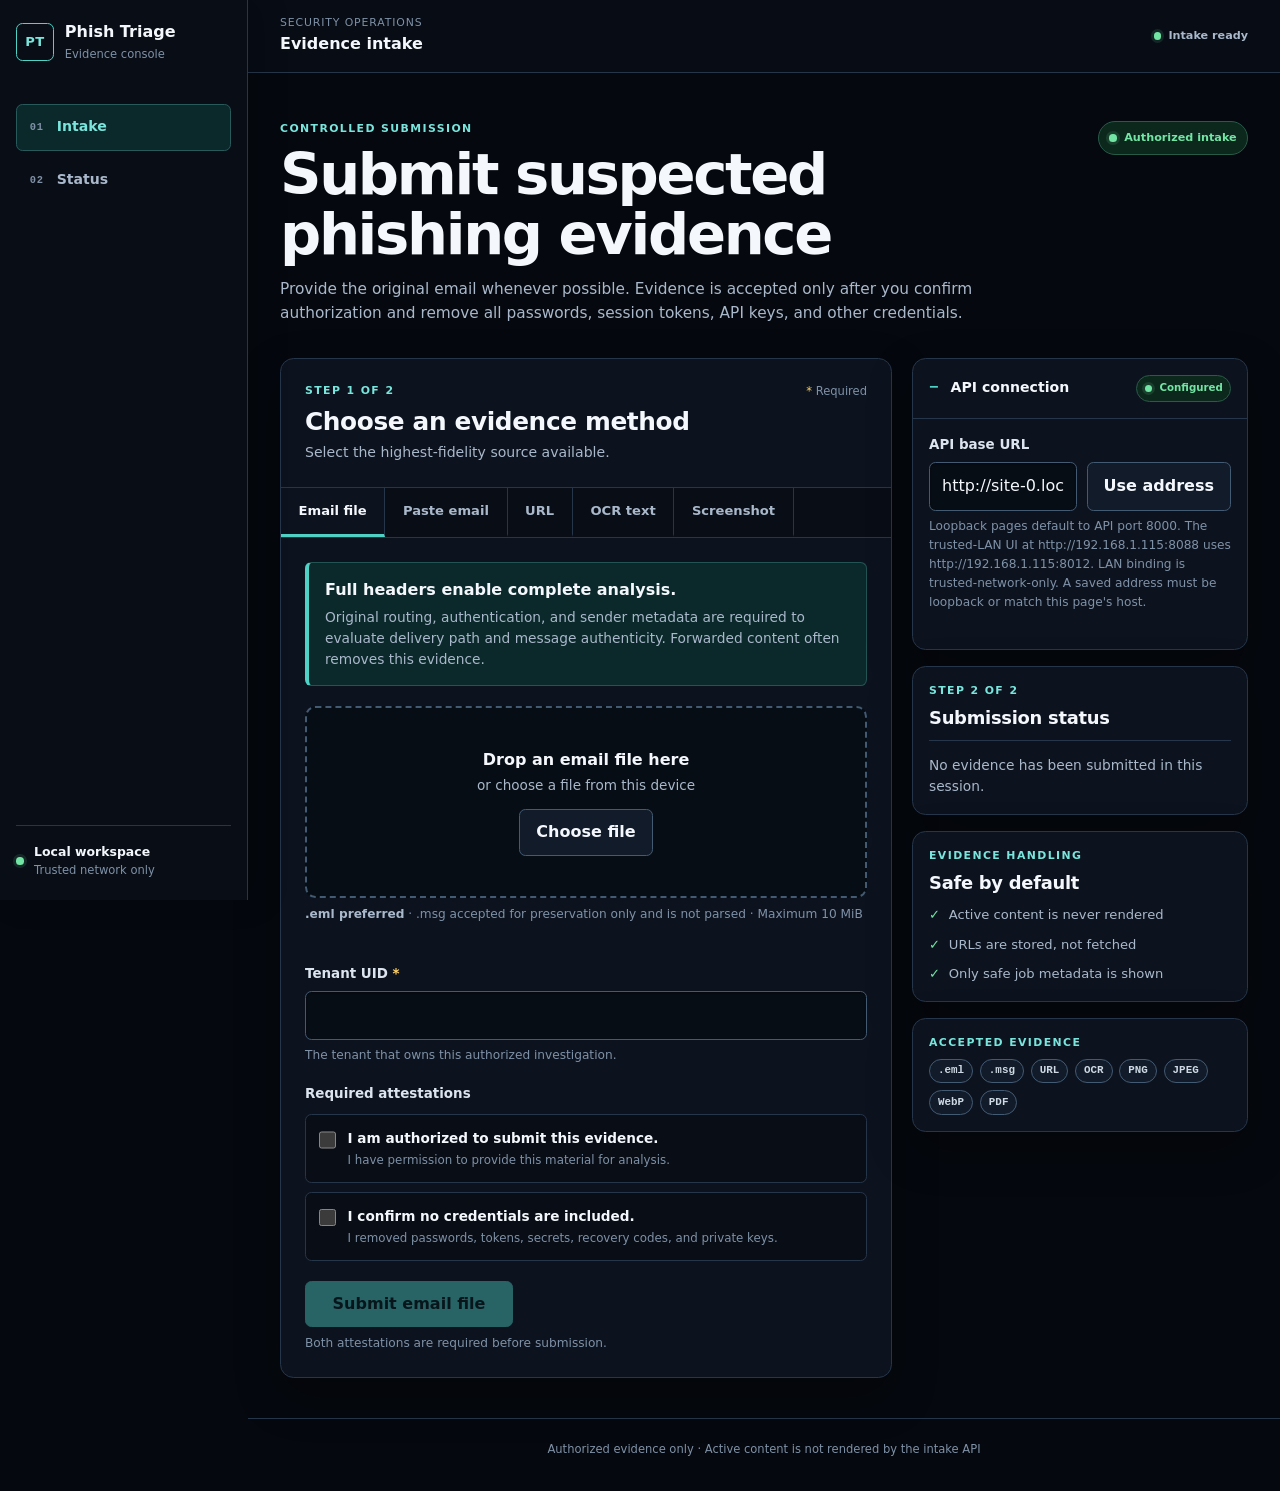
<file: phish-triage-engine/frontend/index.html>
<!doctype html>
<html lang="en">
<head>
  <meta charset="utf-8">
  <meta name="viewport" content="width=device-width, initial-scale=1">
  <meta name="color-scheme" content="dark">
  <meta name="description" content="Authorized phishing evidence intake for security operations.">
  <title>Phish Triage — Evidence Intake</title>
  <link rel="icon" href="favicon.svg" type="image/svg+xml">
  <link rel="stylesheet" href="css/style.css">
  <script src="js/api-base.js" defer></script>
  <script src="js/main.js" defer></script>
</head>
<body>
  <a class="skip-link" href="#intake">Skip to evidence intake</a>
  <div class="app-shell">
  <aside class="app-sidebar" aria-label="Application">
    <a class="brand" href="#" aria-label="Phish Triage home">
      <span class="brand-mark" aria-hidden="true">PT</span>
      <span><strong>Phish Triage</strong><small>Evidence console</small></span>
    </a>
    <nav class="sidebar-nav" aria-label="Workspace">
      <a class="sidebar-link active" href="#intake" aria-current="page"><span aria-hidden="true">01</span>Intake</a>
      <a class="sidebar-link" href="#result-title"><span aria-hidden="true">02</span>Status</a>
    </nav>
    <div class="sidebar-foot"><span class="status-dot" aria-hidden="true"></span><span><strong>Local workspace</strong><small>Trusted network only</small></span></div>
  </aside>
  <div class="app-body">
  <header class="site-header">
    <div class="header-inner">
      <div class="mobile-brand" role="img" aria-label="Phish Triage"><span class="brand-mark">PT</span><strong>Phish Triage</strong></div>
      <div class="command-title"><span>Security operations</span><strong>Evidence intake</strong></div>
      <span class="environment"><span aria-hidden="true"></span>Intake ready</span>
    </div>
  </header>

  <main id="intake" class="main-content">
    <section class="intro" aria-labelledby="page-title">
      <div><p class="eyebrow">Controlled submission</p><h1 id="page-title">Submit suspected phishing evidence</h1><p>Provide the original email whenever possible. Evidence is accepted only after you confirm authorization and remove all passwords, session tokens, API keys, and other credentials.</p></div>
      <span class="page-badge"><span aria-hidden="true"></span>Authorized intake</span>
    </section>

    <div class="workspace-grid">
    <div class="intake-column">
    <section class="intake-card" aria-labelledby="method-title">
      <div class="section-heading">
        <div>
          <p class="step">Step 1 of 2</p>
          <h2 id="method-title">Choose an evidence method</h2>
          <p class="section-copy">Select the highest-fidelity source available.</p>
        </div>
        <span class="required-note"><span aria-hidden="true">*</span> Required</span>
      </div>

      <div class="tabs" role="tablist" aria-label="Evidence method">
        <button id="tab-upload" class="tab" type="button" role="tab" aria-selected="true" aria-controls="panel-upload">Email file</button>
        <button id="tab-paste" class="tab" type="button" role="tab" aria-selected="false" aria-controls="panel-paste" tabindex="-1">Paste email</button>
        <button id="tab-url" class="tab" type="button" role="tab" aria-selected="false" aria-controls="panel-url" tabindex="-1">URL</button>
        <button id="tab-ocr" class="tab" type="button" role="tab" aria-selected="false" aria-controls="panel-ocr" tabindex="-1">OCR text</button>
        <button id="tab-screenshot" class="tab" type="button" role="tab" aria-selected="false" aria-controls="panel-screenshot" tabindex="-1">Screenshot</button>
      </div>

      <section id="panel-upload" class="tab-panel" role="tabpanel" aria-labelledby="tab-upload">
        <div class="guidance important">
          <strong>Full headers enable complete analysis.</strong>
          <p>Original routing, authentication, and sender metadata are required to evaluate delivery path and message authenticity. Forwarded content often removes this evidence.</p>
        </div>

        <form id="upload-form" class="intake-form" action="http://127.0.0.1:8000/v1/intake/email/upload" method="post" enctype="multipart/form-data">
          <label id="drop-zone" class="drop-zone" for="email-file">
            <span class="drop-title">Drop an email file here</span>
            <span class="drop-copy">or choose a file from this device</span>
            <span class="button secondary" aria-hidden="true">Choose file</span>
            <input id="email-file" name="file" type="file" accept=".eml,.msg,message/rfc822,application/vnd.ms-outlook" required aria-describedby="file-help file-feedback">
          </label>
          <p id="file-help" class="help"><strong>.eml preferred</strong> · .msg accepted for preservation only and is not parsed · Maximum 10 MiB</p>
          <p id="file-feedback" class="field-status" role="status" aria-live="polite"></p>

          <div class="shared-fields">
            <div class="field">
              <label for="upload-tenant">Tenant UID <span aria-hidden="true">*</span></label>
              <input id="upload-tenant" name="tenant_uid" type="text" maxlength="255" autocomplete="organization" required aria-describedby="upload-tenant-help">
              <p id="upload-tenant-help" class="help">The tenant that owns this authorized investigation.</p>
            </div>
            <fieldset class="attestations">
              <legend>Required attestations</legend>
              <label class="check-row"><input name="authorization_attested" type="checkbox" value="true" required><span><strong>I am authorized to submit this evidence.</strong><small>I have permission to provide this material for analysis.</small></span></label>
              <label class="check-row"><input name="no_credentials_acknowledged" type="checkbox" value="true" required><span><strong>I confirm no credentials are included.</strong><small>I removed passwords, tokens, secrets, recovery codes, and private keys.</small></span></label>
            </fieldset>
          </div>
          <button class="button primary submit-button" type="submit">Submit email file</button>
          <p class="gate-note">Both attestations are required before submission.</p>
        </form>
      </section>

      <section id="panel-paste" class="tab-panel" role="tabpanel" aria-labelledby="tab-paste" hidden>
        <div class="guidance warning">
          <strong>Copy/paste is a lower-fidelity fallback.</strong>
          <p>Formatting and transport metadata may be lost. Use full raw headers plus body when available; a forwarded body cannot support complete authentication or routing analysis.</p>
        </div>
        <form id="paste-form" class="intake-form" action="http://127.0.0.1:8000/v1/intake/email/paste" method="post">
          <noscript><p class="noscript-note">JavaScript is required for JSON paste submission. Email file upload remains available without JavaScript.</p></noscript>
          <div class="field">
            <label for="paste-tenant">Tenant UID <span aria-hidden="true">*</span></label>
            <input id="paste-tenant" name="tenant_uid" type="text" maxlength="255" autocomplete="organization" required>
          </div>
          <fieldset class="mode-choice">
            <legend>What are you pasting? <span aria-hidden="true">*</span></legend>
            <label><input type="radio" name="mode" value="headers_body" checked><span><strong>Full headers + body</strong><small>Best available paste fidelity</small></span></label>
            <label><input type="radio" name="mode" value="forwarded_body"><span><strong>Forwarded body only</strong><small>Low fidelity; conclusions will be limited</small></span></label>
          </fieldset>
          <div id="headers-field" class="field">
            <label for="raw-headers">Raw email headers <span aria-hidden="true">*</span></label>
            <textarea id="raw-headers" name="raw_headers" rows="9" required spellcheck="false" aria-describedby="headers-help"></textarea>
            <p id="headers-help" class="help">Include the complete, unedited header block. Full headers are needed for complete analysis.</p>
          </div>
          <div class="field">
            <label for="email-body">Email body <span aria-hidden="true">*</span></label>
            <textarea id="email-body" name="body" rows="12" required aria-describedby="body-help"></textarea>
            <p id="body-help" class="help">Do not include passwords, tokens, secrets, recovery codes, or private keys. Combined limit: 10 MiB.</p>
          </div>
          <fieldset class="attestations">
            <legend>Required attestations</legend>
            <label class="check-row"><input name="authorization_attested" type="checkbox" value="true" required><span><strong>I am authorized to submit this evidence.</strong><small>I have permission to provide this material for analysis.</small></span></label>
            <label class="check-row"><input name="no_credentials_acknowledged" type="checkbox" value="true" required><span><strong>I confirm no credentials are included.</strong><small>I removed passwords, tokens, secrets, recovery codes, and private keys.</small></span></label>
          </fieldset>
          <button class="button primary submit-button" type="submit">Submit pasted email</button>
          <p class="gate-note">Both attestations are required before submission.</p>
        </form>
      </section>

      <section id="panel-url" class="tab-panel" role="tabpanel" aria-labelledby="tab-url" hidden>
        <div class="guidance"><strong>URLs are stored, never fetched.</strong><p>Submit one absolute HTTP or HTTPS URL. Usernames and passwords in URLs are not allowed.</p></div>
        <form id="url-form" class="intake-form" action="http://127.0.0.1:8000/v1/intake/url" method="post">
          <div class="field"><label for="url-tenant">Tenant UID <span aria-hidden="true">*</span></label><input id="url-tenant" name="tenant_uid" type="text" maxlength="255" autocomplete="organization" required></div>
          <div class="field"><label for="evidence-url">Evidence URL <span aria-hidden="true">*</span></label><input id="evidence-url" name="url" type="url" maxlength="4096" inputmode="url" spellcheck="false" placeholder="https://example.invalid/path" required aria-describedby="url-help"><p id="url-help" class="help">HTTP or HTTPS only · Maximum 4,096 characters · No credentials or user information</p></div>
          <fieldset class="attestations"><legend>Required attestations</legend><label class="check-row"><input name="authorization_attested" type="checkbox" value="true" required><span><strong>I am authorized to submit this evidence.</strong><small>I have permission to provide this material for analysis.</small></span></label><label class="check-row"><input name="no_credentials_acknowledged" type="checkbox" value="true" required><span><strong>I confirm no credentials are included.</strong><small>I removed passwords, tokens, secrets, recovery codes, and private keys.</small></span></label></fieldset>
          <button class="button primary submit-button" type="submit">Submit URL</button><p class="gate-note">Both attestations are required before submission.</p>
        </form>
      </section>

      <section id="panel-ocr" class="tab-panel" role="tabpanel" aria-labelledby="tab-ocr" hidden>
        <div class="guidance warning"><strong>OCR text is partial, unverified evidence.</strong><p>Transcription errors are possible. Review the text and remove all credentials before submission.</p></div>
        <form id="ocr-form" class="intake-form" action="http://127.0.0.1:8000/v1/intake/ocr" method="post">
          <div class="field"><label for="ocr-tenant">Tenant UID <span aria-hidden="true">*</span></label><input id="ocr-tenant" name="tenant_uid" type="text" maxlength="255" autocomplete="organization" required></div>
          <div class="field"><label for="ocr-text">OCR text <span aria-hidden="true">*</span></label><textarea id="ocr-text" name="ocr_text" rows="12" maxlength="100000" required aria-describedby="ocr-help"></textarea><p id="ocr-help" class="help">Maximum 100,000 characters.</p></div>
          <div class="optional-grid"><div class="field"><label for="ocr-platform">Platform <span class="optional">Optional</span></label><input id="ocr-platform" name="platform" type="text" maxlength="100"></div><div class="field"><label for="ocr-engine">OCR engine <span class="optional">Optional</span></label><input id="ocr-engine" name="engine" type="text" maxlength="100"></div><div class="field"><label for="ocr-confidence">Confidence <span class="optional">Optional</span></label><input id="ocr-confidence" name="confidence" type="number" min="0" max="1" step="any" inputmode="decimal" aria-describedby="confidence-help"><p id="confidence-help" class="help">A value from 0 to 1.</p></div></div>
          <fieldset class="attestations"><legend>Required attestations</legend><label class="check-row"><input name="authorization_attested" type="checkbox" value="true" required><span><strong>I am authorized to submit this evidence.</strong><small>I have permission to provide this material for analysis.</small></span></label><label class="check-row"><input name="no_credentials_acknowledged" type="checkbox" value="true" required><span><strong>I confirm no credentials are included.</strong><small>I removed passwords, tokens, secrets, recovery codes, and private keys.</small></span></label></fieldset>
          <button class="button primary submit-button" type="submit">Submit OCR text</button><p class="gate-note">Both attestations are required before submission.</p>
        </form>
      </section>

      <section id="panel-screenshot" class="tab-panel" role="tabpanel" aria-labelledby="tab-screenshot" hidden>
        <div class="guidance"><strong>Screenshots are stored as inert evidence.</strong><p>PNG, JPEG, WebP, and PDF files are accepted. Optional OCR text is stored as a derived artifact.</p></div>
        <form id="screenshot-form" class="intake-form" action="http://127.0.0.1:8000/v1/intake/screenshot" method="post" enctype="multipart/form-data">
          <div class="field"><label for="screenshot-tenant">Tenant UID <span aria-hidden="true">*</span></label><input id="screenshot-tenant" name="tenant_uid" type="text" maxlength="255" autocomplete="organization" required></div>
          <div class="field"><label for="screenshot-file">Screenshot or PDF <span aria-hidden="true">*</span></label><input id="screenshot-file" name="file" type="file" accept=".png,.jpg,.jpeg,.webp,.pdf,image/png,image/jpeg,image/webp,application/pdf" required aria-describedby="screenshot-help screenshot-feedback"><p id="screenshot-help" class="help">PNG, JPEG, WebP, or PDF · Maximum 15 MiB</p><p id="screenshot-feedback" class="field-status" role="status" aria-live="polite"></p></div>
          <div class="field"><label for="screenshot-ocr">OCR text <span class="optional">Optional</span></label><textarea id="screenshot-ocr" name="ocr_text" rows="8" maxlength="100000" aria-describedby="screenshot-ocr-help"></textarea><p id="screenshot-ocr-help" class="help">If provided, must contain text · Maximum 100,000 characters.</p></div>
          <fieldset class="attestations"><legend>Required attestations</legend><label class="check-row"><input name="authorization_attested" type="checkbox" value="true" required><span><strong>I am authorized to submit this evidence.</strong><small>I have permission to provide this material for analysis.</small></span></label><label class="check-row"><input name="no_credentials_acknowledged" type="checkbox" value="true" required><span><strong>I confirm no credentials are included.</strong><small>I removed passwords, tokens, secrets, recovery codes, and private keys.</small></span></label></fieldset>
          <button class="button primary submit-button" type="submit">Submit screenshot</button><p class="gate-note">Both attestations are required before submission.</p>
        </form>
      </section>
    </section>
    </div>

    <aside class="context-rail" aria-label="Intake context">
      <details class="api-settings" open>
        <summary><span>API connection</span><span class="connection-badge"><span aria-hidden="true"></span>Configured</span></summary>
        <div class="settings-body">
          <label for="api-base">API base URL</label>
          <div class="inline-control">
            <input id="api-base" name="api_base" type="url" value="http://127.0.0.1:8000" inputmode="url" spellcheck="false" aria-describedby="api-help">
            <button id="save-api-base" class="button secondary" type="button">Use address</button>
          </div>
          <p id="api-help" class="help">Loopback pages default to API port 8000. The trusted-LAN UI at http://192.168.1.115:8088 uses http://192.168.1.115:8012. LAN binding is trusted-network-only. A saved address must be loopback or match this page's host.</p>
          <p id="api-status" class="field-status" role="status" aria-live="polite"></p>
        </div>
      </details>
      <section class="result-card" aria-labelledby="result-title">
      <p class="step">Step 2 of 2</p>
      <h2 id="result-title">Submission status</h2>
      <div id="result" class="result-content" role="status" aria-live="polite" aria-atomic="true">
        <p>No evidence has been submitted in this session.</p>
      </div>
      </section>
      <section class="context-card" aria-labelledby="handling-title"><p class="status-label">Evidence handling</p><h2 id="handling-title">Safe by default</h2><ul class="status-list"><li><span aria-hidden="true">✓</span>Active content is never rendered</li><li><span aria-hidden="true">✓</span>URLs are stored, not fetched</li><li><span aria-hidden="true">✓</span>Only safe job metadata is shown</li></ul></section>
      <section class="context-card"><p class="status-label">Accepted evidence</p><div class="badge-list"><span>.eml</span><span>.msg</span><span>URL</span><span>OCR</span><span>PNG</span><span>JPEG</span><span>WebP</span><span>PDF</span></div></section>
    </aside>
    </div>
  </main>

  <footer class="site-footer">Authorized evidence only · Active content is not rendered by the intake API</footer>
  </div>
  </div>
</body>
</html>
</file>
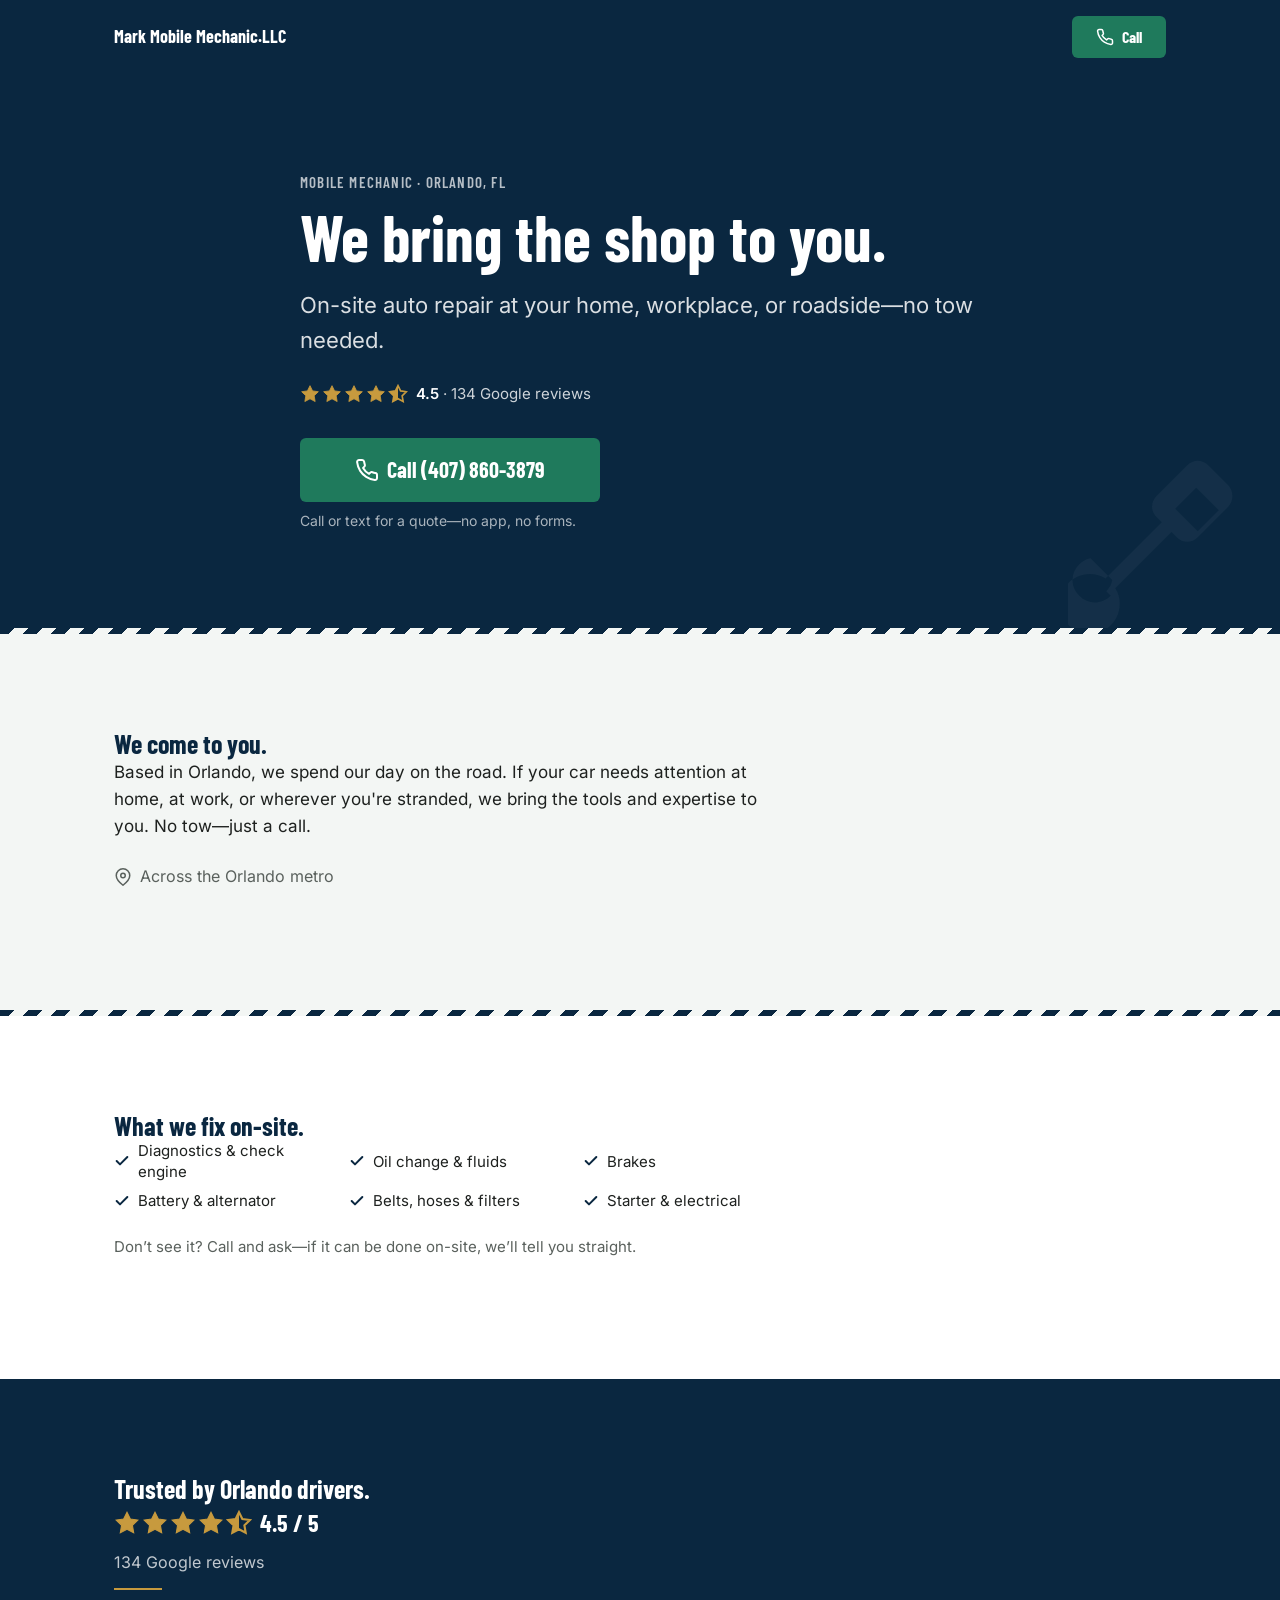
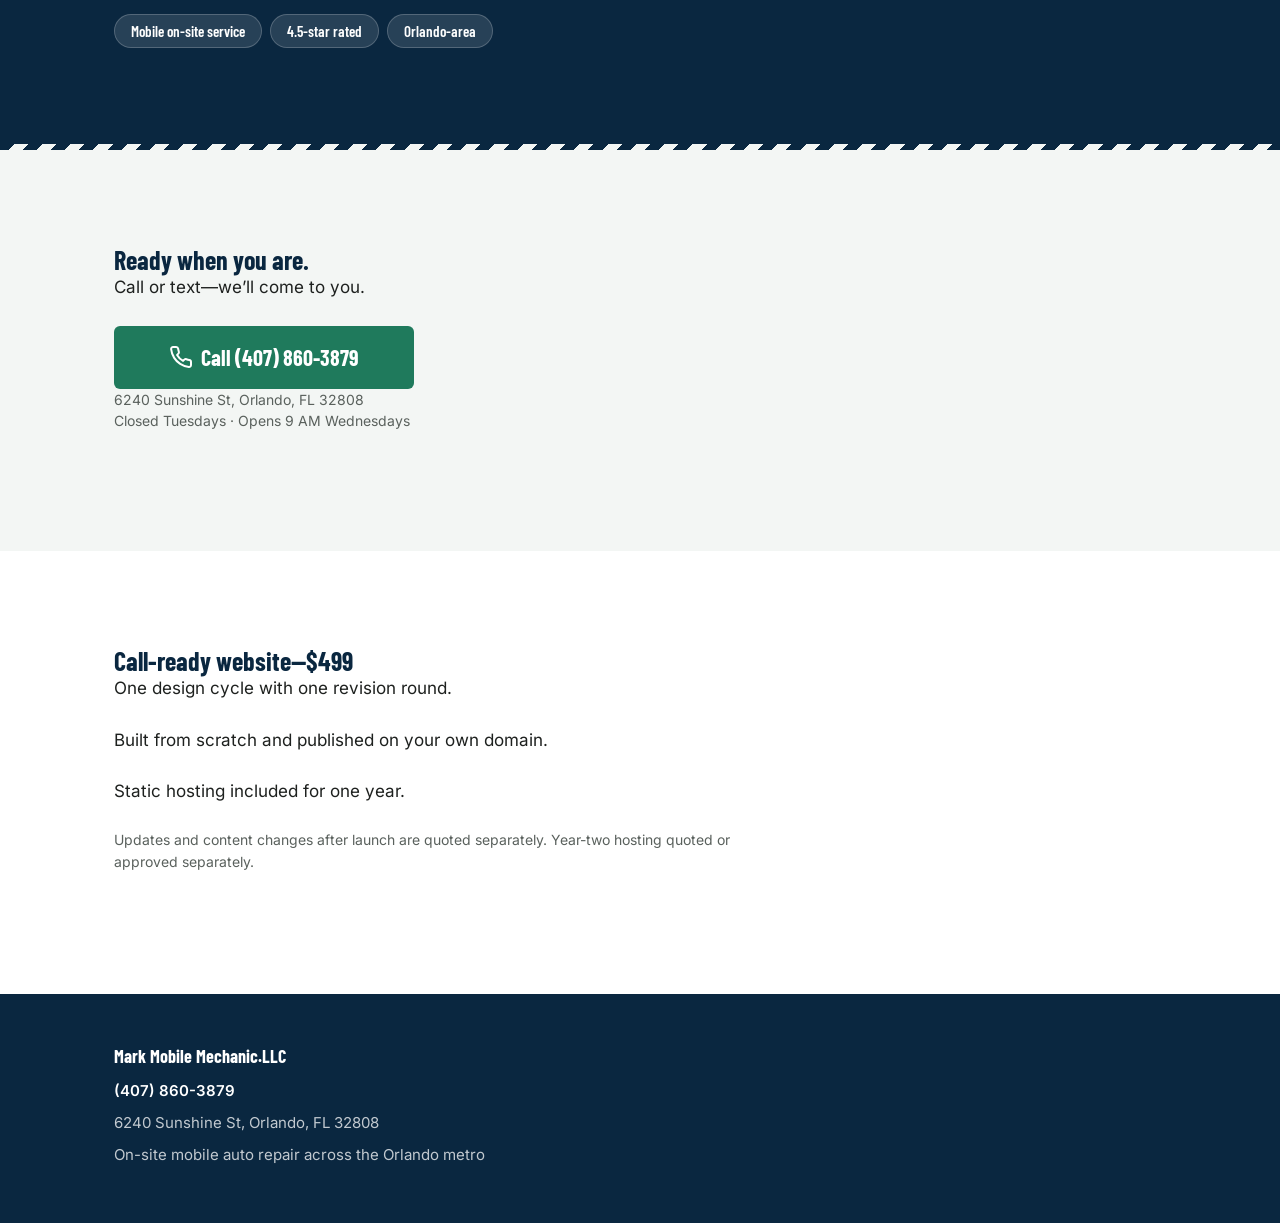
<file: .hermes/profiles/sales-sprint/workspace/mobile-mechanics-test/mark-mobile-mechanic/landing-page-preview/index.html>
<!DOCTYPE html>
<html lang="en">
<head>
  <meta charset="UTF-8">
  <meta name="viewport" content="width=device-width, initial-scale=1.0">
  <meta name="description" content="Mark Mobile Mechanic.LLC — Orlando mobile auto repair. On-site service at your home or workplace. Call (407) 860-3879.">
  <title>Mark Mobile Mechanic.LLC | Orlando Mobile Auto Repair</title>
  <link rel="canonical" href="https://www.markmobilemechanic.com/">
  <meta property="og:title" content="Mark Mobile Mechanic.LLC | Orlando Mobile Auto Repair">
  <meta property="og:description" content="Mark Mobile Mechanic.LLC — Orlando mobile auto repair. On-site service at your home or workplace. Call (407) 860-3879.">
  <meta property="og:url" content="https://www.markmobilemechanic.com/">
  <meta property="og:type" content="website">
  <meta property="og:site_name" content="Mark Mobile Mechanic.LLC">
  <meta name="twitter:card" content="summary">
  <meta name="twitter:title" content="Mark Mobile Mechanic.LLC | Orlando Mobile Auto Repair">
  <meta name="twitter:description" content="Mark Mobile Mechanic.LLC — Orlando mobile auto repair. On-site service at your home or workplace. Call (407) 860-3879.">
  <script type="application/ld+json">
  {
    "@context": "https://schema.org",
    "@type": "LocalBusiness",
    "name": "Mark Mobile Mechanic.LLC",
    "telephone": "(407) 860-3879",
    "address": {
      "@type": "PostalAddress",
      "streetAddress": "6240 Sunshine St",
      "addressLocality": "Orlando",
      "addressRegion": "FL",
      "postalCode": "32808",
      "addressCountry": "US"
    },
    "areaServed": ["Orlando", "Orlando metro area"],
    "aggregateRating": {
      "@type": "AggregateRating",
      "ratingValue": "4.5",
      "reviewCount": "134",
      "bestRating": "5",
      "worstRating": "1"
    }
  }
  </script>
  <link rel="icon" type="image/svg+xml" href="favicon.svg">
  <link rel="stylesheet" href="css/style.css">
</head>
<body>

<!-- ============================================================
     S1. STICKY HEADER
     ============================================================ -->
<header class="site-header">
  <div class="container header-inner">
    <span class="brand">Mark Mobile Mechanic.LLC</span>
    <a href="tel:+14078603879" class="header-call-btn" aria-label="Call Mark Mobile Mechanic at 407-860-3879">
      <svg class="icon icon-phone" width="18" height="18" viewBox="0 0 24 24" fill="none" stroke="currentColor" stroke-width="2" stroke-linecap="round" stroke-linejoin="round" aria-hidden="true"><path d="M22 16.92v3a2 2 0 0 1-2.18 2 19.79 19.79 0 0 1-8.63-3.07 19.5 19.5 0 0 1-6-6 19.79 19.79 0 0 1-3.07-8.67A2 2 0 0 1 4.11 2h3a2 2 0 0 1 2 1.72 12.84 12.84 0 0 0 .7 2.81 2 2 0 0 1-.45 2.11L8.09 9.91a16 16 0 0 0 6 6l1.27-1.27a2 2 0 0 1 2.11-.45 12.84 12.84 0 0 0 2.81.7A2 2 0 0 1 22 16.92z"/></svg>
      Call
    </a>
  </div>
</header>

<!-- ============================================================
     S2. HERO
     ============================================================ -->
<section class="hero" aria-label="Call to action">
  <div class="container hero-inner">
    <!-- Trade accent: subtle wrench icon -->
    <svg class="hero-wrench" viewBox="0 0 24 24" fill="currentColor" aria-hidden="true">
      <path d="M22.7 6.3l-4-4c-.8-.8-2-.8-2.8 0l-4.1 4.1c-.8.8-.8 2 0 2.8l.7.7-7.5 7.5c-.6-.4-1.3-.6-2.1-.6-2.2 0-4 1.8-4 4s1.8 4 4 4 4-1.8 4-4c0-.8-.2-1.5-.6-2.1l7.5-7.5.7.7c.8.8 2 .8 2.8 0l4.1-4.1c.7-.8.7-2 0-2.8zM5.7 19.7c-.6.6-1.4.9-2.1.9-.8 0-1.5-.3-2.1-.9s-.9-1.3-.9-2.1c0-.8.3-1.5.9-2.1.4-.4.9-.7 1.5-.8l2.9 2.9c-.1.6-.4 1.1-.8 1.5zm14.4-11.4l-2.8 2.8-3-3 2.8-2.8 3 3z"/>
    </svg>
    <p class="hero-eyebrow">Mobile mechanic &middot; Orlando, FL</p>
    <h1 class="hero-headline">We bring the shop to you.</h1>
    <p class="hero-context">On-site auto repair at your home, workplace, or roadside&mdash;no tow needed.</p>
    <div class="hero-rating">
      <span class="stars" aria-hidden="true">
        <svg class="icon icon-star" width="20" height="20" viewBox="0 0 24 24" fill="#c79a3e" stroke="#c79a3e" stroke-width="1" aria-hidden="true"><polygon points="12 2 15.09 8.26 22 9.27 17 14.14 18.18 21.02 12 17.77 5.82 21.02 7 14.14 2 9.27 8.91 8.26 12 2"/></svg>
        <svg class="icon icon-star" width="20" height="20" viewBox="0 0 24 24" fill="#c79a3e" stroke="#c79a3e" stroke-width="1" aria-hidden="true"><polygon points="12 2 15.09 8.26 22 9.27 17 14.14 18.18 21.02 12 17.77 5.82 21.02 7 14.14 2 9.27 8.91 8.26 12 2"/></svg>
        <svg class="icon icon-star" width="20" height="20" viewBox="0 0 24 24" fill="#c79a3e" stroke="#c79a3e" stroke-width="1" aria-hidden="true"><polygon points="12 2 15.09 8.26 22 9.27 17 14.14 18.18 21.02 12 17.77 5.82 21.02 7 14.14 2 9.27 8.91 8.26 12 2"/></svg>
        <svg class="icon icon-star" width="20" height="20" viewBox="0 0 24 24" fill="#c79a3e" stroke="#c79a3e" stroke-width="1" aria-hidden="true"><polygon points="12 2 15.09 8.26 22 9.27 17 14.14 18.18 21.02 12 17.77 5.82 21.02 7 14.14 2 9.27 8.91 8.26 12 2"/></svg>
        <svg class="icon icon-star" width="20" height="20" viewBox="0 0 24 24" aria-hidden="true"><defs><linearGradient id="half"><stop offset="50%" stop-color="#c79a3e"/><stop offset="50%" stop-color="transparent"/></linearGradient></defs><polygon points="12 2 15.09 8.26 22 9.27 17 14.14 18.18 21.02 12 17.77 5.82 21.02 7 14.14 2 9.27 8.91 8.26 12 2" fill="url(#half)" stroke="#c79a3e" stroke-width="2"/></svg>
      </span>
      <span class="rating-text"><strong>4.5</strong> &middot; 134 Google reviews</span>
    </div>
    <a href="tel:+14078603879" class="btn btn--cta">
      <svg class="icon icon-phone" width="24" height="24" viewBox="0 0 24 24" fill="none" stroke="currentColor" stroke-width="2" stroke-linecap="round" stroke-linejoin="round" aria-hidden="true"><path d="M22 16.92v3a2 2 0 0 1-2.18 2 19.79 19.79 0 0 1-8.63-3.07 19.5 19.5 0 0 1-6-6 19.79 19.79 0 0 1-3.07-8.67A2 2 0 0 1 4.11 2h3a2 2 0 0 1 2 1.72 12.84 12.84 0 0 0 .7 2.81 2 2 0 0 1-.45 2.11L8.09 9.91a16 16 0 0 0 6 6l1.27-1.27a2 2 0 0 1 2.11-.45 12.84 12.84 0 0 0 2.81.7A2 2 0 0 1 22 16.92z"/></svg>
      Call (407) 860-3879
    </a>
    <p class="hero-cta-note">Call or text for a quote&mdash;no app, no forms.</p>
  </div>
</section>

<div class="section-divider" aria-hidden="true"></div>

<!-- ============================================================
     S3. WE COME TO YOU
     ============================================================ -->
<section class="section section--paper" aria-labelledby="s3-heading">
  <div class="container">
    <h2 id="s3-heading">We come to you.</h2>
    <p>Based in Orlando, we spend our day on the road. If your car needs attention at home, at work, or wherever you're stranded, we bring the tools and expertise to you. No tow&mdash;just a call.</p>
    <p class="with-icon">
      <svg class="icon icon-pin" width="18" height="18" viewBox="0 0 24 24" fill="none" stroke="currentColor" stroke-width="2" stroke-linecap="round" stroke-linejoin="round" aria-hidden="true"><path d="M21 10c0 6-9 13-9 13S3 16 3 10a9 9 0 0 1 18 0z"/><circle cx="12" cy="10" r="3"/></svg>
      Across the Orlando metro
    </p>
  </div>
</section>

<div class="section-divider" aria-hidden="true"></div>

<!-- ============================================================
     S4. SERVICES
     ============================================================ -->
<section class="section section--white" aria-labelledby="s4-heading">
  <div class="container">
    <h2 id="s4-heading">What we fix on-site.</h2>
    <ul class="services-list">
      <li>
        <svg class="icon icon-check" width="16" height="16" viewBox="0 0 24 24" fill="none" stroke="#0a2740" stroke-width="3" stroke-linecap="round" stroke-linejoin="round" aria-hidden="true"><polyline points="20 6 9 17 4 12"/></svg>
        Diagnostics &amp; check engine
      </li>
      <li>
        <svg class="icon icon-check" width="16" height="16" viewBox="0 0 24 24" fill="none" stroke="#0a2740" stroke-width="3" stroke-linecap="round" stroke-linejoin="round" aria-hidden="true"><polyline points="20 6 9 17 4 12"/></svg>
        Oil change &amp; fluids
      </li>
      <li>
        <svg class="icon icon-check" width="16" height="16" viewBox="0 0 24 24" fill="none" stroke="#0a2740" stroke-width="3" stroke-linecap="round" stroke-linejoin="round" aria-hidden="true"><polyline points="20 6 9 17 4 12"/></svg>
        Brakes
      </li>
      <li>
        <svg class="icon icon-check" width="16" height="16" viewBox="0 0 24 24" fill="none" stroke="#0a2740" stroke-width="3" stroke-linecap="round" stroke-linejoin="round" aria-hidden="true"><polyline points="20 6 9 17 4 12"/></svg>
        Battery &amp; alternator
      </li>
      <li>
        <svg class="icon icon-check" width="16" height="16" viewBox="0 0 24 24" fill="none" stroke="#0a2740" stroke-width="3" stroke-linecap="round" stroke-linejoin="round" aria-hidden="true"><polyline points="20 6 9 17 4 12"/></svg>
        Belts, hoses &amp; filters
      </li>
      <li>
        <svg class="icon icon-check" width="16" height="16" viewBox="0 0 24 24" fill="none" stroke="#0a2740" stroke-width="3" stroke-linecap="round" stroke-linejoin="round" aria-hidden="true"><polyline points="20 6 9 17 4 12"/></svg>
        Starter &amp; electrical
      </li>
    </ul>
    <p class="services-closing">Don&rsquo;t see it? Call and ask&mdash;if it can be done on-site, we&rsquo;ll tell you straight.</p>
  </div>
</section>

<!-- ============================================================
     S5. REVIEWS / TRUST (navy band)
     ============================================================ -->
<section class="section section--navy" aria-labelledby="s5-heading">
  <div class="container">
    <h2 id="s5-heading">Trusted by Orlando drivers.</h2>
    <div class="trust-rating">
      <span class="stars" aria-hidden="true">
        <svg class="icon icon-star" width="26" height="26" viewBox="0 0 24 24" fill="#c79a3e" stroke="#c79a3e" stroke-width="1" aria-hidden="true"><polygon points="12 2 15.09 8.26 22 9.27 17 14.14 18.18 21.02 12 17.77 5.82 21.02 7 14.14 2 9.27 8.91 8.26 12 2"/></svg>
        <svg class="icon icon-star" width="26" height="26" viewBox="0 0 24 24" fill="#c79a3e" stroke="#c79a3e" stroke-width="1" aria-hidden="true"><polygon points="12 2 15.09 8.26 22 9.27 17 14.14 18.18 21.02 12 17.77 5.82 21.02 7 14.14 2 9.27 8.91 8.26 12 2"/></svg>
        <svg class="icon icon-star" width="26" height="26" viewBox="0 0 24 24" fill="#c79a3e" stroke="#c79a3e" stroke-width="1" aria-hidden="true"><polygon points="12 2 15.09 8.26 22 9.27 17 14.14 18.18 21.02 12 17.77 5.82 21.02 7 14.14 2 9.27 8.91 8.26 12 2"/></svg>
        <svg class="icon icon-star" width="26" height="26" viewBox="0 0 24 24" fill="#c79a3e" stroke="#c79a3e" stroke-width="1" aria-hidden="true"><polygon points="12 2 15.09 8.26 22 9.27 17 14.14 18.18 21.02 12 17.77 5.82 21.02 7 14.14 2 9.27 8.91 8.26 12 2"/></svg>
        <svg class="icon icon-star" width="26" height="26" viewBox="0 0 24 24" aria-hidden="true"><defs><linearGradient id="half2"><stop offset="50%" stop-color="#c79a3e"/><stop offset="50%" stop-color="transparent"/></linearGradient></defs><polygon points="12 2 15.09 8.26 22 9.27 17 14.14 18.18 21.02 12 17.77 5.82 21.02 7 14.14 2 9.27 8.91 8.26 12 2" fill="url(#half2)" stroke="#c79a3e" stroke-width="2"/></svg>
      </span>
      <span class="rating-score"><strong>4.5</strong> / 5</span>
      <span class="rating-count">134 Google reviews</span>
    </div>
    <div class="theme-chips">
      <span class="chip">Mobile on-site service</span>
      <span class="chip">4.5-star rated</span>
      <span class="chip">Orlando-area</span>
    </div>
  </div>
</section>

<div class="section-divider" aria-hidden="true"></div>

<!-- ============================================================
     S6. CONTACT
     ============================================================ -->
<section class="section section--paper" aria-labelledby="s6-heading">
  <div class="container contact-close">
    <h2 id="s6-heading">Ready when you are.</h2>
    <p>Call or text&mdash;we&rsquo;ll come to you.</p>
    <a href="tel:+14078603879" class="btn btn--cta">
      <svg class="icon icon-phone" width="24" height="24" viewBox="0 0 24 24" fill="none" stroke="currentColor" stroke-width="2" stroke-linecap="round" stroke-linejoin="round" aria-hidden="true"><path d="M22 16.92v3a2 2 0 0 1-2.18 2 19.79 19.79 0 0 1-8.63-3.07 19.5 19.5 0 0 1-6-6 19.79 19.79 0 0 1-3.07-8.67A2 2 0 0 1 4.11 2h3a2 2 0 0 1 2 1.72 12.84 12.84 0 0 0 .7 2.81 2 2 0 0 1-.45 2.11L8.09 9.91a16 16 0 0 0 6 6l1.27-1.27a2 2 0 0 1 2.11-.45 12.84 12.84 0 0 0 2.81.7A2 2 0 0 1 22 16.92z"/></svg>
      Call (407) 860-3879
    </a>
    <p class="contact-meta">6240 Sunshine St, Orlando, FL 32808<br>
    Closed Tuesdays &middot; Opens 9 AM Wednesdays</p>
  </div>
</section>

<!-- ============================================================
     S7. OFFER BLOCK — Call-Ready Website $499
     ============================================================ -->
<section class="section section--white" aria-labelledby="s7-heading">
  <div class="container offer-block">
    <h2 id="s7-heading">Call-ready website&mdash;$499</h2>
    <p>One design cycle with one revision round.</p>
    <p>Built from scratch and published on your own domain.</p>
    <p>Static hosting included for one year.</p>
    <p class="offer-boundary">Updates and content changes after launch are quoted separately. Year-two hosting quoted or approved separately.</p>
  </div>
</section>

<!-- ============================================================
     FOOTER
     ============================================================ -->
<footer class="site-footer">
  <div class="container footer-inner">
    <p class="footer-brand">Mark Mobile Mechanic.LLC</p>
    <p><a href="tel:+14078603879">(407) 860-3879</a></p>
    <p>6240 Sunshine St, Orlando, FL 32808</p>
    <p>On-site mobile auto repair across the Orlando metro</p>
    <!-- Footer credit omitted pending Reknown approval -->
  </div>
</footer>

<!-- ============================================================
     MOBILE BOTTOM CALL BAR (<768px only)
     ============================================================ -->
<div class="mobile-call-bar" aria-label="Call us">
  <a href="tel:+14078603879" class="mobile-call-link">
    <svg class="icon icon-phone" width="20" height="20" viewBox="0 0 24 24" fill="none" stroke="currentColor" stroke-width="2" stroke-linecap="round" stroke-linejoin="round" aria-hidden="true"><path d="M22 16.92v3a2 2 0 0 1-2.18 2 19.79 19.79 0 0 1-8.63-3.07 19.5 19.5 0 0 1-6-6 19.79 19.79 0 0 1-3.07-8.67A2 2 0 0 1 4.11 2h3a2 2 0 0 1 2 1.72 12.84 12.84 0 0 0 .7 2.81 2 2 0 0 1-.45 2.11L8.09 9.91a16 16 0 0 0 6 6l1.27-1.27a2 2 0 0 1 2.11-.45 12.84 12.84 0 0 0 2.81.7A2 2 0 0 1 22 16.92z"/></svg>
    Call (407) 860-3879
  </a>
</div>

<!--
  JavaScript: IntersectionObserver for mobile call bar reveal.
  Vanilla JS, no dependencies, progressive enhancement.
  All interactive elements are native <a> anchors with tel: protocol.
  No third-party scripts, no analytics, no tracking.
-->
<script src="js/main.js" defer></script>
</body>
</html>
</file>
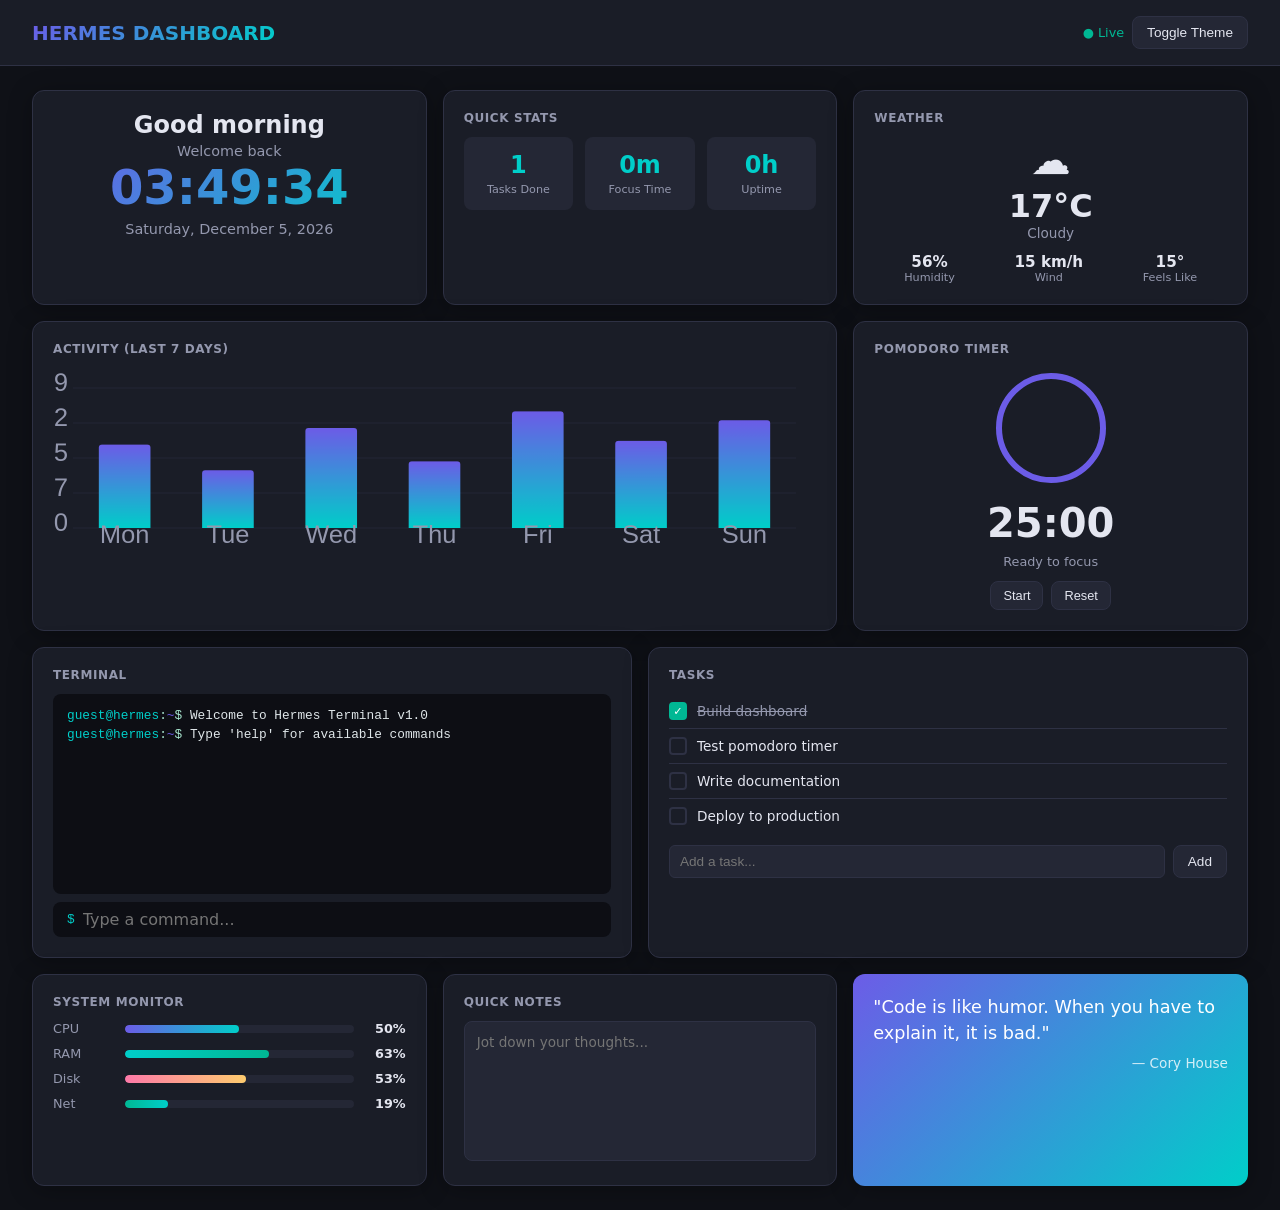
<file: dashboard.html>
<!DOCTYPE html>
<html lang="en">
<head>
<meta charset="UTF-8">
<meta name="viewport" content="width=device-width, initial-scale=1.0">
<title>Hermes Dashboard</title>
<style>
:root {
  --bg: #0f1117;
  --surface: #1a1d27;
  --surface2: #242735;
  --border: #2e3144;
  --text: #e4e6f0;
  --text2: #9498ae;
  --accent: #6c5ce7;
  --accent2: #00cec9;
  --accent3: #fd79a8;
  --success: #00b894;
  --warning: #fdcb6e;
  --danger: #e17055;
  --radius: 12px;
  --shadow: 0 4px 24px rgba(0,0,0,0.3);
}
[data-theme="light"] {
  --bg: #f0f2f5;
  --surface: #ffffff;
  --surface2: #f5f6f8;
  --border: #e0e2e8;
  --text: #1a1d27;
  --text2: #6b7280;
  --shadow: 0 4px 24px rgba(0,0,0,0.08);
}
* { margin: 0; padding: 0; box-sizing: border-box; }
body {
  font-family: -apple-system, BlinkMacSystemFont, 'Segoe UI', system-ui, sans-serif;
  background: var(--bg);
  color: var(--text);
  min-height: 100vh;
  transition: background 0.3s, color 0.3s;
}
.header {
  display: flex;
  align-items: center;
  justify-content: space-between;
  padding: 16px 32px;
  background: var(--surface);
  border-bottom: 1px solid var(--border);
  position: sticky;
  top: 0;
  z-index: 100;
  backdrop-filter: blur(12px);
}
.header h1 {
  font-size: 1.25rem;
  font-weight: 700;
  background: linear-gradient(135deg, var(--accent), var(--accent2));
  -webkit-background-clip: text;
  -webkit-text-fill-color: transparent;
}
.header-controls { display: flex; gap: 8px; align-items: center; }
.btn {
  background: var(--surface2);
  border: 1px solid var(--border);
  color: var(--text);
  padding: 8px 14px;
  border-radius: 8px;
  cursor: pointer;
  font-size: 0.85rem;
  transition: all 0.2s;
}
.btn:hover { background: var(--accent); color: white; border-color: var(--accent); }
.grid {
  display: grid;
  grid-template-columns: repeat(12, 1fr);
  gap: 16px;
  padding: 24px 32px;
  max-width: 1600px;
  margin: 0 auto;
}
.card {
  background: var(--surface);
  border: 1px solid var(--border);
  border-radius: var(--radius);
  padding: 20px;
  box-shadow: var(--shadow);
  transition: transform 0.2s, box-shadow 0.2s;
}
.card:hover { transform: translateY(-2px); box-shadow: 0 8px 32px rgba(0,0,0,0.2); }
.card-title {
  font-size: 0.75rem;
  text-transform: uppercase;
  letter-spacing: 0.05em;
  color: var(--text2);
  margin-bottom: 12px;
  font-weight: 600;
}
.col-3 { grid-column: span 3; }
.col-4 { grid-column: span 4; }
.col-6 { grid-column: span 6; }
.col-8 { grid-column: span 8; }
.col-12 { grid-column: span 12; }
@media (max-width: 1024px) {
  .col-3, .col-4 { grid-column: span 6; }
  .col-6, .col-8 { grid-column: span 12; }
}
@media (max-width: 640px) {
  .grid { padding: 16px; gap: 12px; }
  .col-3, .col-4, .col-6, .col-8 { grid-column: span 12; }
}

/* Clock */
.clock-widget { text-align: center; }
.clock-time {
  font-size: 3rem;
  font-weight: 700;
  font-variant-numeric: tabular-nums;
  background: linear-gradient(135deg, var(--accent), var(--accent2));
  -webkit-background-clip: text;
  -webkit-text-fill-color: transparent;
  line-height: 1.2;
}
.clock-date { font-size: 0.9rem; color: var(--text2); margin-top: 4px; }

/* Stats */
.stats-row { display: flex; gap: 12px; }
.stat-box {
  flex: 1;
  background: var(--surface2);
  border-radius: 8px;
  padding: 14px;
  text-align: center;
}
.stat-value {
  font-size: 1.5rem;
  font-weight: 700;
  color: var(--accent2);
}
.stat-label { font-size: 0.7rem; color: var(--text2); margin-top: 4px; }

/* Chart */
.chart-container { position: relative; height: 180px; }
.chart-canvas { width: 100%; height: 100%; }

/* Terminal */
.terminal {
  background: #0d0e14;
  border-radius: 8px;
  padding: 14px;
  font-family: 'SF Mono', 'Fira Code', monospace;
  font-size: 0.8rem;
  height: 200px;
  overflow-y: auto;
  color: #a8e6cf;
}
.terminal-line { margin-bottom: 4px; opacity: 0; animation: fadeIn 0.3s forwards; }
.terminal-line .prompt { color: var(--accent2); }
.terminal-line .output { color: #dfe6e9; }
.terminal-line .error { color: var(--danger); }
.terminal-input {
  background: transparent;
  border: none;
  outline: none;
  color: var(--accent2);
  font-family: inherit;
  font-size: inherit;
  width: calc(100% - 24px);
}
@keyframes fadeIn { to { opacity: 1; } }

/* Pomodoro */
.pomodoro { text-align: center; }
.pomodoro-time {
  font-size: 2.5rem;
  font-weight: 700;
  font-variant-numeric: tabular-nums;
  margin: 8px 0;
}
.pomodoro-btns { display: flex; gap: 8px; justify-content: center; margin-top: 12px; }
.pomodoro-btns .btn { padding: 6px 12px; font-size: 0.8rem; }
.progress-ring { transform: rotate(-90deg); }
.progress-ring circle {
  fill: none;
  stroke-width: 6;
}
.progress-bg { stroke: var(--surface2); }
.progress-fill {
  stroke: var(--accent);
  stroke-linecap: round;
  transition: stroke-dashoffset 0.5s;
}

/* Notes */
.notes-area {
  width: 100%;
  height: 140px;
  background: var(--surface2);
  border: 1px solid var(--border);
  border-radius: 8px;
  color: var(--text);
  padding: 12px;
  font-family: inherit;
  font-size: 0.85rem;
  resize: none;
  outline: none;
}
.notes-area:focus { border-color: var(--accent); }

/* Weather */
.weather-widget { text-align: center; }
.weather-icon { font-size: 2.5rem; margin: 4px 0; }
.weather-temp { font-size: 2rem; font-weight: 700; }
.weather-desc { font-size: 0.85rem; color: var(--text2); }
.weather-details { display: flex; justify-content: space-around; margin-top: 12px; }
.weather-detail { text-align: center; }
.weather-detail-value { font-weight: 600; font-size: 0.95rem; }
.weather-detail-label { font-size: 0.7rem; color: var(--text2); }

/* System */
.system-bar {
  display: flex;
  align-items: center;
  gap: 12px;
  margin-bottom: 10px;
}
.system-label { width: 60px; font-size: 0.8rem; color: var(--text2); }
.system-track {
  flex: 1;
  height: 8px;
  background: var(--surface2);
  border-radius: 4px;
  overflow: hidden;
}
.system-fill {
  height: 100%;
  border-radius: 4px;
  transition: width 1s ease;
}
.system-pct { width: 40px; text-align: right; font-size: 0.8rem; font-weight: 600; }

/* Tasks */
.task-list { list-style: none; }
.task-item {
  display: flex;
  align-items: center;
  gap: 10px;
  padding: 8px 0;
  border-bottom: 1px solid var(--border);
}
.task-item:last-child { border: none; }
.task-check {
  width: 18px;
  height: 18px;
  border: 2px solid var(--border);
  border-radius: 4px;
  cursor: pointer;
  display: flex;
  align-items: center;
  justify-content: center;
  transition: all 0.2s;
  flex-shrink: 0;
}
.task-check.checked { background: var(--success); border-color: var(--success); }
.task-check.checked::after { content: '✓'; color: white; font-size: 0.7rem; font-weight: 700; }
.task-text { font-size: 0.85rem; flex: 1; }
.task-text.completed { text-decoration: line-through; color: var(--text2); }
.task-add { display: flex; gap: 8px; margin-top: 12px; }
.task-input {
  flex: 1;
  background: var(--surface2);
  border: 1px solid var(--border);
  border-radius: 6px;
  color: var(--text);
  padding: 6px 10px;
  font-size: 0.85rem;
  outline: none;
}
.task-input:focus { border-color: var(--accent); }

/* Quote */
.quote-card {
  background: linear-gradient(135deg, var(--accent), var(--accent2));
  border: none;
}
.quote-text {
  font-size: 1.1rem;
  font-weight: 500;
  line-height: 1.5;
  color: white;
}
.quote-author {
  font-size: 0.85rem;
  color: rgba(255,255,255,0.8);
  margin-top: 8px;
  text-align: right;
}

/* Greeting */
.greeting {
  font-size: 1.5rem;
  font-weight: 700;
  margin-bottom: 4px;
}
.greeting-sub { font-size: 0.9rem; color: var(--text2); }
</style>
</head>
<body>

<div class="header">
  <h1>HERMES DASHBOARD</h1>
  <div class="header-controls">
    <span id="connectionStatus" style="font-size:0.8rem; color:var(--success);">● Live</span>
    <button class="btn" onclick="toggleTheme()">Toggle Theme</button>
  </div>
</div>

<div class="grid">

  <!-- Greeting + Clock -->
  <div class="card col-4 clock-widget">
    <div class="greeting" id="greeting">Hello</div>
    <div class="greeting-sub" id="greetingSub">Welcome back</div>
    <div class="clock-time" id="clockTime">00:00:00</div>
    <div class="clock-date" id="clockDate">Loading...</div>
  </div>

  <!-- Stats -->
  <div class="card col-4">
    <div class="card-title">Quick Stats</div>
    <div class="stats-row">
      <div class="stat-box">
        <div class="stat-value" id="tasksDone">0</div>
        <div class="stat-label">Tasks Done</div>
      </div>
      <div class="stat-box">
        <div class="stat-value" id="focusTime">0m</div>
        <div class="stat-label">Focus Time</div>
      </div>
      <div class="stat-box">
        <div class="stat-value" id="uptime">0h</div>
        <div class="stat-label">Uptime</div>
      </div>
    </div>
  </div>

  <!-- Weather -->
  <div class="card col-4">
    <div class="card-title">Weather</div>
    <div class="weather-widget">
      <div class="weather-icon" id="weatherIcon">⛅</div>
      <div class="weather-temp" id="weatherTemp">22°C</div>
      <div class="weather-desc" id="weatherDesc">Partly Cloudy</div>
      <div class="weather-details">
        <div class="weather-detail">
          <div class="weather-detail-value" id="weatherHumidity">45%</div>
          <div class="weather-detail-label">Humidity</div>
        </div>
        <div class="weather-detail">
          <div class="weather-detail-value" id="weatherWind">12 km/h</div>
          <div class="weather-detail-label">Wind</div>
        </div>
        <div class="weather-detail">
          <div class="weather-detail-value" id="weatherFeels">21°</div>
          <div class="weather-detail-label">Feels Like</div>
        </div>
      </div>
    </div>
  </div>

  <!-- Chart -->
  <div class="card col-8">
    <div class="card-title">Activity (Last 7 Days)</div>
    <div class="chart-container">
      <canvas id="activityChart" class="chart-canvas"></canvas>
    </div>
  </div>

  <!-- Pomodoro -->
  <div class="card col-4">
    <div class="card-title">Pomodoro Timer</div>
    <div class="pomodoro">
      <svg class="progress-ring" width="120" height="120" viewBox="0 0 120 120">
        <circle class="progress-bg" cx="60" cy="60" r="52"/>
        <circle class="progress-fill" id="pomoRing" cx="60" cy="60" r="52"
          stroke-dasharray="326.73" stroke-dashoffset="0"/>
      </svg>
      <div class="pomodoro-time" id="pomoTime">25:00</div>
      <div style="font-size:0.8rem; color:var(--text2);" id="pomoStatus">Ready to focus</div>
      <div class="pomodoro-btns">
        <button class="btn" id="pomoStart" onclick="startPomodoro()">Start</button>
        <button class="btn" onclick="resetPomodoro()">Reset</button>
      </div>
    </div>
  </div>

  <!-- Terminal -->
  <div class="card col-6">
    <div class="card-title">Terminal</div>
    <div class="terminal" id="terminal">
      <div class="terminal-line"><span class="prompt">guest@hermes</span>:<span style="color:#6c5ce7">~</span>$ <span class="output">Welcome to Hermes Terminal v1.0</span></div>
      <div class="terminal-line"><span class="prompt">guest@hermes</span>:<span style="color:#6c5ce7">~</span>$ <span class="output">Type 'help' for available commands</span></div>
    </div>
    <div style="margin-top:8px; display:flex; align-items:center; gap:8px; background:#0d0e14; border-radius:8px; padding:8px 14px;">
      <span style="color:var(--accent2); font-family:'SF Mono',monospace; font-size:0.8rem;">$</span>
      <input class="terminal-input" id="termInput" placeholder="Type a command..." autocomplete="off" spellcheck="false">
    </div>
  </div>

  <!-- Tasks -->
  <div class="card col-6">
    <div class="card-title">Tasks</div>
    <ul class="task-list" id="taskList"></ul>
    <div class="task-add">
      <input class="task-input" id="taskInput" placeholder="Add a task...">
      <button class="btn" onclick="addTask()">Add</button>
    </div>
  </div>

  <!-- System -->
  <div class="card col-4">
    <div class="card-title">System Monitor</div>
    <div class="system-bar">
      <span class="system-label">CPU</span>
      <div class="system-track"><div class="system-fill" id="cpuBar" style="width:42%; background:linear-gradient(90deg, var(--accent), var(--accent2));"></div></div>
      <span class="system-pct" id="cpuPct">42%</span>
    </div>
    <div class="system-bar">
      <span class="system-label">RAM</span>
      <div class="system-track"><div class="system-fill" id="ramBar" style="width:68%; background:linear-gradient(90deg, var(--accent2), var(--success));"></div></div>
      <span class="system-pct" id="ramPct">68%</span>
    </div>
    <div class="system-bar">
      <span class="system-label">Disk</span>
      <div class="system-track"><div class="system-fill" id="diskBar" style="width:55%; background:linear-gradient(90deg, var(--accent3), var(--warning));"></div></div>
      <span class="system-pct" id="diskPct">55%</span>
    </div>
    <div class="system-bar">
      <span class="system-label">Net</span>
      <div class="system-track"><div class="system-fill" id="netBar" style="width:23%; background:linear-gradient(90deg, var(--success), var(--accent2));"></div></div>
      <span class="system-pct" id="netPct">23%</span>
    </div>
  </div>

  <!-- Notes -->
  <div class="card col-4">
    <div class="card-title">Quick Notes</div>
    <textarea class="notes-area" id="notesArea" placeholder="Jot down your thoughts..."></textarea>
  </div>

  <!-- Quote -->
  <div class="card col-4 quote-card">
    <div class="quote-text" id="quoteText">"The only way to do great work is to love what you do."</div>
    <div class="quote-author" id="quoteAuthor">— Steve Jobs</div>
  </div>

</div>

<script>
// === THEME ===
function toggleTheme() {
  const t = document.documentElement.getAttribute('data-theme');
  document.documentElement.setAttribute('data-theme', t === 'light' ? 'dark' : 'light');
  localStorage.setItem('theme', t === 'light' ? 'dark' : 'light');
  drawChart();
}
if (localStorage.getItem('theme') === 'light') {
  document.documentElement.setAttribute('data-theme', 'light');
}

// === CLOCK ===
function updateClock() {
  const now = new Date();
  const h = String(now.getHours()).padStart(2, '0');
  const m = String(now.getMinutes()).padStart(2, '0');
  const s = String(now.getSeconds()).padStart(2, '0');
  document.getElementById('clockTime').textContent = `${h}:${m}:${s}`;
  const days = ['Sunday','Monday','Tuesday','Wednesday','Thursday','Friday','Saturday'];
  const months = ['January','February','March','April','May','June','July','August','September','October','November','December'];
  document.getElementById('clockDate').textContent = `${days[now.getDay()]}, ${months[now.getMonth()]} ${now.getDate()}, ${now.getFullYear()}`;

  const hour = now.getHours();
  let greet = 'Good evening';
  if (hour < 12) greet = 'Good morning';
  else if (hour < 17) greet = 'Good afternoon';
  document.getElementById('greeting').textContent = greet;
}
setInterval(updateClock, 1000);
updateClock();

// === CHART ===
const chartData = [65, 45, 78, 52, 91, 68, 84];
const chartLabels = ['Mon','Tue','Wed','Thu','Fri','Sat','Sun'];
function drawChart() {
  const canvas = document.getElementById('activityChart');
  const ctx = canvas.getContext('2d');
  const container = canvas.parentElement;
  canvas.width = container.clientWidth * 2;
  canvas.height = container.clientHeight * 2;
  const w = canvas.width, h = canvas.height;
  const isLight = document.documentElement.getAttribute('data-theme') === 'light';
  const textColor = isLight ? '#6b7280' : '#9498ae';
  const gridColor = isLight ? '#e0e2e8' : '#2e3144';
  const accentGrad = ctx.createLinearGradient(0, 0, w, 0);
  accentGrad.addColorStop(0, '#6c5ce7');
  accentGrad.addColorStop(1, '#00cec9');

  ctx.clearRect(0, 0, w, h);
  const pad = 40;
  const chartW = w - pad * 2;
  const chartH = h - pad * 2;
  const max = Math.max(...chartData) * 1.2;

  // Grid
  ctx.strokeStyle = gridColor;
  ctx.lineWidth = 1;
  for (let i = 0; i <= 4; i++) {
    const y = pad + (chartH / 4) * i;
    ctx.beginPath();
    ctx.moveTo(pad, y);
    ctx.lineTo(w - pad, y);
    ctx.stroke();
    ctx.fillStyle = textColor;
    ctx.font = `${20 * (w / 600)}px sans-serif`;
    ctx.textAlign = 'right';
    ctx.fillText(Math.round(max - (max / 4) * i), pad - 10, y + 6);
  }

  // Bars
  const barW = chartW / chartData.length * 0.5;
  const gap = chartW / chartData.length;
  chartData.forEach((val, i) => {
    const barH = (val / max) * chartH;
    const x = pad + gap * i + (gap - barW) / 2;
    const y = pad + chartH - barH;
    const grad = ctx.createLinearGradient(x, y, x, y + barH);
    grad.addColorStop(0, '#6c5ce7');
    grad.addColorStop(1, '#00cec9');
    ctx.fillStyle = grad;
    const r = 6;
    ctx.beginPath();
    ctx.moveTo(x, y + r);
    ctx.quadraticCurveTo(x, y, x + r, y);
    ctx.lineTo(x + barW - r, y);
    ctx.quadraticCurveTo(x + barW, y, x + barW, y + r);
    ctx.lineTo(x + barW, y + barH);
    ctx.lineTo(x, y + barH);
    ctx.closePath();
    ctx.fill();

    // Label
    ctx.fillStyle = textColor;
    ctx.font = `${20 * (w / 600)}px sans-serif`;
    ctx.textAlign = 'center';
    ctx.fillText(chartLabels[i], x + barW / 2, h - 10);
  });
}
window.addEventListener('resize', drawChart);
setTimeout(drawChart, 100);

// === POMODORO ===
let pomoTotal = 25 * 60;
let pomoRemaining = pomoTotal;
let pomoInterval = null;
let pomoRunning = false;
let focusMinutes = 0;

function updatePomoDisplay() {
  const min = Math.floor(pomoRemaining / 60);
  const sec = pomoRemaining % 60;
  document.getElementById('pomoTime').textContent = `${String(min).padStart(2,'0')}:${String(sec).padStart(2,'0')}`;
  const circumference = 2 * Math.PI * 52;
  const offset = circumference * (1 - pomoRemaining / pomoTotal);
  document.getElementById('pomoRing').style.strokeDashoffset = offset;
}

function startPomodoro() {
  if (pomoRunning) return;
  pomoRunning = true;
  document.getElementById('pomoStatus').textContent = 'Focusing...';
  document.getElementById('pomoStart').textContent = 'Pause';
  document.getElementById('pomoStart').onclick = pausePomodoro;
  pomoInterval = setInterval(() => {
    pomoRemaining--;
    focusMinutes += 1/60;
    document.getElementById('focusTime').textContent = Math.floor(focusMinutes) + 'm';
    updatePomoDisplay();
    if (pomoRemaining <= 0) {
      clearInterval(pomoInterval);
      pomoRunning = false;
      document.getElementById('pomoStatus').textContent = 'Break time!';
      document.getElementById('pomoStart').textContent = 'Start';
      document.getElementById('pomoStart').onclick = startPomodoro;
      pomoRemaining = 5 * 60;
      pomoTotal = 5 * 60;
    }
  }, 1000);
}

function pausePomodoro() {
  clearInterval(pomoInterval);
  pomoRunning = false;
  document.getElementById('pomoStatus').textContent = 'Paused';
  document.getElementById('pomoStart').textContent = 'Resume';
  document.getElementById('pomoStart').onclick = startPomodoro;
}

function resetPomodoro() {
  clearInterval(pomoInterval);
  pomoRunning = false;
  pomoRemaining = 25 * 60;
  pomoTotal = 25 * 60;
  document.getElementById('pomoStatus').textContent = 'Ready to focus';
  document.getElementById('pomoStart').textContent = 'Start';
  document.getElementById('pomoStart').onclick = startPomodoro;
  updatePomoDisplay();
}
updatePomoDisplay();

// === TERMINAL ===
const termInput = document.getElementById('termInput');
termInput.addEventListener('keydown', function(e) {
  if (e.key === 'Enter') {
    const cmd = this.value.trim();
    this.value = '';
    executeCommand(cmd);
  }
});

function addTermLine(text, cls = 'output') {
  const term = document.getElementById('terminal');
  const line = document.createElement('div');
  line.className = 'terminal-line';
  line.innerHTML = `<span class="prompt">guest@hermes</span>:<span style="color:#6c5ce7">~</span>$ <span class="${cls}">${text}</span>`;
  term.appendChild(line);
  term.scrollTop = term.scrollHeight;
}

function executeCommand(cmd) {
  if (!cmd) return;
  const term = document.getElementById('terminal');
  const line = document.createElement('div');
  line.className = 'terminal-line';
  line.innerHTML = `<span class="prompt">guest@hermes</span>:<span style="color:#6c5ce7">~</span>$ <span style="color:#dfe6e9">${cmd}</span>`;
  term.appendChild(line);

  const commands = {
    help: () => {
      const cmds = ['help', 'clear', 'date', 'whoami', 'uname', 'echo', 'calc', 'fortune', 'matrix', 'status', 'neofetch'];
      addTermLine('Available commands: ' + cmds.join(', '));
    },
    clear: () => { document.getElementById('terminal').innerHTML = ''; },
    date: () => addTermLine(new Date().toString()),
    whoami: () => addTermLine('guest'),
    uname: () => addTermLine('HermesOS 1.0.0 x86_64'),
    echo: (args) => addTermLine(args.join(' ') || ''),
    calc: (args) => {
      try {
        const expr = args.join('').replace(/[^0-9+\-*/().%^]/g, '');
        const result = Function('"use strict"; return (' + expr + ')')();
        addTermLine(`${expr} = ${result}`);
      } catch { addTermLine('Invalid expression', 'error'); }
    },
    fortune: () => {
      const fortunes = [
        'A journey of a thousand miles begins with a single step.',
        'The best time to plant a tree was 20 years ago. The second best time is now.',
        'Code is like humor. When you have to explain it, it is bad.',
        'First, solve the problem. Then, write the code.',
        'Simplicity is the soul of efficiency.',
        'Make it work, make it right, make it fast.',
      ];
      addTermLine(fortunes[Math.floor(Math.random() * fortunes.length)]);
    },
    matrix: () => {
      const chars = '01アイウエオカキクケコ';
      let output = '';
      for (let i = 0; i < 30; i++) {
        output += chars[Math.floor(Math.random() * chars.length)];
      }
      addTermLine(output);
    },
    status: () => {
      addTermLine('System Status:');
      addTermLine(`  Uptime: ${Math.floor(performance.now()/1000/60)} minutes`);
      addTermLine(`  Memory: ${Math.round(Math.random()*30+50)}% used`);
      addTermLine(`  Tasks completed: ${document.querySelectorAll('.task-check.checked').length}`);
      addTermLine(`  Focus time: ${Math.floor(focusMinutes)}m`);
    },
    neofetch: () => {
      addTermLine('        .--.       guest@hermes');
      addTermLine('       |o_o |      -----------');
      addTermLine('       |:_/ |      OS: HermesOS 1.0');
      addTermLine('      //   \\ \\     Kernel: js-6.12');
      addTermLine('     (|     | )    Shell: hterm');
      addTermLine('    /\'\\_   _/`\\    Resolution: ' + window.innerWidth + 'x' + window.innerHeight);
      addTermLine('    \\___)=(___/    Theme: ' + (document.documentElement.getAttribute('data-theme') || 'dark'));
    },
  };

  const parts = cmd.split(' ');
  const name = parts[0].toLowerCase();
  const args = parts.slice(1);

  if (commands[name]) {
    commands[name](args);
  } else {
    addTermLine(`command not found: ${name}`, 'error');
  }
  term.scrollTop = term.scrollHeight;
}

// === TASKS ===
let tasks = JSON.parse(localStorage.getItem('hermes-tasks') || '[{"text":"Build dashboard","completed":true},{"text":"Test pomodoro timer","completed":false},{"text":"Write documentation","completed":false},{"text":"Deploy to production","completed":false}]');

function renderTasks() {
  const list = document.getElementById('taskList');
  list.innerHTML = '';
  tasks.forEach((task, i) => {
    const li = document.createElement('li');
    li.className = 'task-item';
    li.innerHTML = `
      <div class="task-check ${task.completed ? 'checked' : ''}" onclick="toggleTask(${i})"></div>
      <span class="task-text ${task.completed ? 'completed' : ''}">${task.text}</span>
    `;
    list.appendChild(li);
  });
  document.getElementById('tasksDone').textContent = tasks.filter(t => t.completed).length;
  localStorage.setItem('hermes-tasks', JSON.stringify(tasks));
}

function toggleTask(i) {
  tasks[i].completed = !tasks[i].completed;
  renderTasks();
}

function addTask() {
  const input = document.getElementById('taskInput');
  const text = input.value.trim();
  if (!text) return;
  tasks.push({ text, completed: false });
  input.value = '';
  renderTasks();
}
document.getElementById('taskInput').addEventListener('keydown', function(e) {
  if (e.key === 'Enter') addTask();
});
renderTasks();

// === NOTES ===
const notesArea = document.getElementById('notesArea');
notesArea.value = localStorage.getItem('hermes-notes') || '';
notesArea.addEventListener('input', () => {
  localStorage.setItem('hermes-notes', notesArea.value);
});

// === WEATHER (simulated) ===
const weatherConditions = [
  { icon: '☀️', desc: 'Sunny', tempRange: [24, 32] },
  { icon: '⛅', desc: 'Partly Cloudy', tempRange: [18, 26] },
  { icon: '☁️', desc: 'Cloudy', tempRange: [14, 22] },
  { icon: '🌧️', desc: 'Rainy', tempRange: [10, 18] },
  { icon: '⛈️', desc: 'Stormy', tempRange: [8, 16] },
  { icon: '🌤️', desc: 'Mostly Sunny', tempRange: [20, 28] },
];
function updateWeather() {
  const w = weatherConditions[Math.floor(Math.random() * weatherConditions.length)];
  const temp = Math.floor(Math.random() * (w.tempRange[1] - w.tempRange[0]) + w.tempRange[0]);
  document.getElementById('weatherIcon').textContent = w.icon;
  document.getElementById('weatherTemp').textContent = temp + '°C';
  document.getElementById('weatherDesc').textContent = w.desc;
  document.getElementById('weatherHumidity').textContent = Math.floor(Math.random() * 40 + 30) + '%';
  document.getElementById('weatherWind').textContent = Math.floor(Math.random() * 20 + 5) + ' km/h';
  document.getElementById('weatherFeels').textContent = (temp - 2) + '°';
}
updateWeather();
setInterval(updateWeather, 30000);

// === SYSTEM MONITOR (simulated) ===
function updateSystem() {
  const cpu = Math.floor(Math.random() * 40 + 20);
  const ram = Math.floor(Math.random() * 20 + 55);
  const disk = Math.floor(Math.random() * 5 + 52);
  const net = Math.floor(Math.random() * 30 + 10);
  document.getElementById('cpuBar').style.width = cpu + '%';
  document.getElementById('cpuPct').textContent = cpu + '%';
  document.getElementById('ramBar').style.width = ram + '%';
  document.getElementById('ramPct').textContent = ram + '%';
  document.getElementById('diskBar').style.width = disk + '%';
  document.getElementById('diskPct').textContent = disk + '%';
  document.getElementById('netBar').style.width = net + '%';
  document.getElementById('netPct').textContent = net + '%';
}
updateSystem();
setInterval(updateSystem, 3000);

// === UPTIME ===
const startTime = Date.now();
function updateUptime() {
  const elapsed = Math.floor((Date.now() - startTime) / 1000 / 60);
  const hours = Math.floor(elapsed / 60);
  const mins = elapsed % 60;
  document.getElementById('uptime').textContent = hours + 'h ' + mins + 'm';
}
setInterval(updateUptime, 60000);

// === QUOTES ===
const quotes = [
  { text: "The only way to do great work is to love what you do.", author: "Steve Jobs" },
  { text: "Innovation distinguishes between a leader and a follower.", author: "Steve Jobs" },
  { text: "Stay hungry, stay foolish.", author: "Steve Jobs" },
  { text: "First, solve the problem. Then, write the code.", author: "John Johnson" },
  { text: "Code is like humor. When you have to explain it, it is bad.", author: "Cory House" },
  { text: "Simplicity is the soul of efficiency.", author: "Austin Freeman" },
  { text: "Make it work, make it right, make it fast.", author: "Kent Beck" },
  { text: "The best error message is the one that never shows up.", author: "Thomas Fuchs" },
  { text: "Any fool can write code that a computer can understand. Good programmers write code that humans can understand.", author: "Martin Fowler" },
  { text: "Programming isn't about what you know; it's about what you can figure out.", author: "Chris Pine" },
];
function updateQuote() {
  const q = quotes[Math.floor(Math.random() * quotes.length)];
  document.getElementById('quoteText').textContent = `"${q.text}"`;
  document.getElementById('quoteAuthor').textContent = `— ${q.author}`;
}
updateQuote();
setInterval(updateQuote, 20000);

// === CONNECTION STATUS ===
setInterval(() => {
  const el = document.getElementById('connectionStatus');
  if (Math.random() > 0.05) {
    el.textContent = '● Live';
    el.style.color = 'var(--success)';
  } else {
    el.textContent = '○ Reconnecting...';
    el.style.color = 'var(--warning)';
    setTimeout(() => { el.textContent = '● Live'; el.style.color = 'var(--success)'; }, 2000);
  }
}, 10000);
</script>
</body>
</html>
</file>
<file: phish-triage-engine/frontend/css/style.css>
:root {
  color-scheme: dark;
  --canvas: #05080e;
  --sidebar: #080d16;
  --surface: #0c131f;
  --surface-2: #111b29;
  --surface-3: #162233;
  --line: #26364a;
  --line-strong: #435a73;
  --text: #f4f7fb;
  --muted: #a9b8ca;
  --subtle: #7f91a7;
  --accent: #4fd1c5;
  --accent-strong: #79e5dc;
  --accent-ink: #031b1a;
  --accent-wash: #0b292b;
  --success: #72e5a4;
  --success-wash: #0c281d;
  --warning: #ffd166;
  --warning-wash: #2b220d;
  --danger: #ff929b;
  --focus: #89dcff;
  --radius-sm: .4rem;
  --radius: .65rem;
  --radius-lg: .85rem;
  --shadow: 0 18px 45px rgb(0 0 0 / 28%);
  --sidebar-width: 15.5rem;
  --content-width: 90rem;
  font-family: Inter, ui-sans-serif, system-ui, -apple-system, BlinkMacSystemFont, "Segoe UI", sans-serif;
}

* { box-sizing: border-box; }
html { min-width: 0; scroll-behavior: smooth; }
body { min-width: 0; margin: 0; background: var(--canvas); color: var(--text); line-height: 1.55; }
button, input, textarea { max-width: 100%; font: inherit; }
button, summary, label { -webkit-tap-highlight-color: transparent; }
a { color: inherit; }
[hidden] { display: none !important; }

.skip-link {
  position: fixed; z-index: 100; top: .75rem; left: .75rem; padding: .7rem 1rem;
  border-radius: var(--radius-sm); background: var(--focus); color: #031018; font-weight: 800;
  text-decoration: none; transform: translateY(-160%);
}
.skip-link:focus { transform: none; }

.app-shell, .app-body { min-width: 0; }
.app-shell { min-height: 100vh; }
.app-sidebar {
  display: none; background: var(--sidebar); border-right: 1px solid var(--line);
}
.brand, .mobile-brand { display: flex; align-items: center; gap: .7rem; }
.brand { color: var(--text); text-decoration: none; }
.brand > span:last-child, .sidebar-foot > span:last-child { min-width: 0; }
.brand strong, .brand small, .sidebar-foot strong, .sidebar-foot small { display: block; }
.brand small, .sidebar-foot small { margin-top: .08rem; color: var(--subtle); font-size: .72rem; }
.brand-mark {
  display: grid; width: 2.35rem; height: 2.35rem; flex: 0 0 auto; place-items: center;
  border: 1px solid var(--accent); border-radius: var(--radius-sm); color: var(--accent-strong);
  font-size: .82rem; font-weight: 900; letter-spacing: .03em;
}
.sidebar-nav { display: grid; gap: .35rem; margin-top: 2.5rem; }
.sidebar-link {
  display: flex; align-items: center; gap: .8rem; padding: .72rem .8rem; border: 1px solid transparent;
  border-radius: var(--radius-sm); color: var(--muted); font-size: .88rem; font-weight: 700; text-decoration: none;
}
.sidebar-link > span { color: var(--subtle); font: 700 .65rem/1 ui-monospace, SFMono-Regular, Consolas, monospace; letter-spacing: .08em; }
.sidebar-link:hover { background: var(--surface); color: var(--text); }
.sidebar-link.active { border-color: #285a5b; background: var(--accent-wash); color: var(--accent-strong); }
.sidebar-foot { display: flex; align-items: center; gap: .65rem; padding-top: 1rem; border-top: 1px solid var(--line); font-size: .78rem; }
.status-dot, .environment > span, .page-badge > span, .connection-badge > span {
  display: inline-block; width: .48rem; height: .48rem; flex: 0 0 auto; border-radius: 50%; background: var(--success);
  box-shadow: 0 0 0 3px rgb(114 229 164 / 12%);
}

.site-header { position: sticky; z-index: 20; top: 0; border-bottom: 1px solid var(--line); background: rgb(8 13 22 / 96%); }
.header-inner { display: flex; min-height: 4rem; align-items: center; justify-content: space-between; gap: .75rem; padding: .65rem 1rem; }
.mobile-brand strong { font-size: .88rem; }
.mobile-brand .brand-mark { width: 2rem; height: 2rem; font-size: .7rem; }
.command-title { display: none; }
.command-title span, .command-title strong { display: block; }
.command-title span { color: var(--subtle); font-size: .68rem; letter-spacing: .08em; text-transform: uppercase; }
.environment, .page-badge, .connection-badge {
  display: inline-flex; align-items: center; gap: .45rem; color: var(--muted); font-size: .7rem; font-weight: 750; white-space: nowrap;
}

.main-content { width: min(100%, var(--content-width)); margin-inline: auto; padding: 0 1rem 2.5rem; }
.intro { display: flex; flex-direction: column; gap: 1rem; padding: 2rem 0 1.5rem; }
.intro > div { max-width: 48rem; }
.intro > div > p:last-child, .section-copy { color: var(--muted); }
.intro > div > p:last-child { margin-bottom: 0; font-size: .96rem; }
.eyebrow, .step, .status-label {
  margin: 0 0 .45rem; color: var(--accent-strong); font-size: .68rem; font-weight: 850;
  letter-spacing: .13em; text-transform: uppercase;
}
h1, h2, h3, p { margin-top: 0; }
h1 { max-width: 42rem; margin-bottom: .85rem; font-size: clamp(2rem, 9vw, 3.6rem); line-height: 1.04; letter-spacing: -.04em; }
h2 { margin-bottom: .6rem; font-size: clamp(1.2rem, 5vw, 1.55rem); line-height: 1.2; letter-spacing: -.015em; }
.page-badge { align-self: flex-start; padding: .45rem .65rem; border: 1px solid #285a48; border-radius: 999px; background: var(--success-wash); color: var(--success); }

.workspace-grid, .intake-column, .context-rail { min-width: 0; }
.workspace-grid { display: grid; gap: 1rem; }
.context-rail { display: grid; align-content: start; gap: 1rem; }
.intake-card, .api-settings, .result-card, .context-card {
  min-width: 0; border: 1px solid var(--line); border-radius: var(--radius-lg); background: var(--surface); box-shadow: var(--shadow);
}
.intake-card { overflow: hidden; }
.section-heading { display: flex; align-items: flex-start; justify-content: space-between; gap: 1rem; padding: 1.2rem; }
.section-heading h2 { margin-bottom: .3rem; }
.section-copy { margin-bottom: 0; font-size: .88rem; }
.required-note { flex: 0 0 auto; color: var(--subtle); font-size: .72rem; white-space: nowrap; }
.required-note span, label > span[aria-hidden="true"], legend > span[aria-hidden="true"] { color: var(--warning); }

.tabs {
  display: flex; max-width: 100%; overflow-x: auto; overscroll-behavior-inline: contain; scrollbar-color: var(--line-strong) var(--surface-2);
  border-block: 1px solid var(--line); background: var(--sidebar);
}
.tab {
  min-width: max-content; padding: .8rem .9rem; border: 0; border-right: 1px solid var(--line); border-bottom: 3px solid transparent;
  background: transparent; color: var(--muted); cursor: pointer; font-size: .82rem; font-weight: 800;
}
.tab:hover { background: var(--surface-2); color: var(--text); }
.tab[aria-selected="true"] { border-bottom-color: var(--accent); background: var(--surface); color: var(--text); }
.tab:disabled { cursor: not-allowed; opacity: .5; }
.tab-panel { min-width: 0; padding: 1.2rem; }

.guidance { margin-bottom: 1.25rem; padding: .9rem 1rem; border: 1px solid #245354; border-left: 3px solid var(--accent); border-radius: var(--radius-sm); background: var(--accent-wash); }
.guidance.important { border-left-width: 4px; }
.guidance.warning { border-color: #655523; border-left-color: var(--warning); background: var(--warning-wash); }
.guidance p { margin: .25rem 0 0; color: var(--muted); font-size: .86rem; }
.noscript-note { padding: .8rem; border: 1px solid var(--warning); color: var(--text); }

.intake-form { min-width: 0; margin-top: 1.2rem; }
.field, .mode-choice, .attestations, .shared-fields { margin-top: 1.2rem; }
.field > label, .settings-body > label { display: block; margin-bottom: .4rem; color: #dce5ef; font-size: .84rem; font-weight: 750; }
.field input, .field textarea, .settings-body input {
  width: 100%; min-height: 2.8rem; border: 1px solid var(--line-strong); border-radius: var(--radius-sm); padding: .68rem .75rem;
  background: #070d15; color: var(--text); caret-color: var(--accent); box-shadow: inset 0 1px 2px rgb(0 0 0 / 35%);
}
.field input::placeholder, textarea::placeholder { color: #718297; }
.field input:hover, .field textarea:hover, .settings-body input:hover { border-color: #607a96; }
.field input[type="file"] { height: auto; padding: .55rem; }
textarea { min-height: 7rem; resize: vertical; }
.optional { margin-left: .3rem; color: var(--subtle); font-size: .68rem; font-weight: 500; }
.optional-grid { display: grid; gap: 0 1rem; }
.help, .field-status, .gate-note { margin: .42rem 0 0; color: var(--subtle); font-size: .76rem; overflow-wrap: anywhere; }
.help strong { color: var(--muted); }
.field-status { min-height: 1.2em; }
.field-status.error, .result-error { color: var(--danger); }

.drop-zone {
  display: flex; min-height: 12rem; align-items: center; justify-content: center; flex-direction: column; padding: 1.5rem;
  border: 2px dashed var(--line-strong); border-radius: var(--radius); background: #070d15; text-align: center; cursor: pointer;
  transition: border-color .16s ease, background-color .16s ease;
}
.drop-zone:hover, .drop-zone.is-dragging { border-color: var(--accent); background: var(--accent-wash); }
.drop-zone.has-file { border-style: solid; border-color: var(--success); background: var(--success-wash); }
.drop-zone input { position: absolute; width: 1px; height: 1px; overflow: hidden; clip-path: inset(50%); white-space: nowrap; }
.drop-title { font-weight: 850; }
.drop-copy { margin: .18rem 0 .8rem; color: var(--muted); font-size: .85rem; }

fieldset { min-width: 0; margin-inline: 0; padding: 0; border: 0; }
legend { margin-bottom: .55rem; padding: 0; color: #dce5ef; font-size: .84rem; font-weight: 800; }
.mode-choice, .attestations { display: grid; gap: .55rem; }
.mode-choice label, .check-row {
  display: flex; min-width: 0; align-items: flex-start; gap: .7rem; padding: .8rem; border: 1px solid var(--line);
  border-radius: var(--radius-sm); background: var(--sidebar); cursor: pointer;
}
.mode-choice label:hover, .check-row:hover { border-color: var(--line-strong); background: var(--surface-2); }
.mode-choice input, .check-row input { width: 1.1rem; height: 1.1rem; flex: 0 0 auto; margin: .2rem 0 0; accent-color: var(--accent); }
.mode-choice strong, .mode-choice small, .check-row strong, .check-row small { display: block; }
.mode-choice strong, .check-row strong { font-size: .85rem; }
.mode-choice small, .check-row small { margin-top: .12rem; color: var(--subtle); font-size: .74rem; }

.button {
  display: inline-flex; min-height: 2.75rem; align-items: center; justify-content: center; padding: .62rem 1rem;
  border: 1px solid var(--line-strong); border-radius: var(--radius-sm); background: var(--surface-2); color: var(--text);
  cursor: pointer; font-weight: 800; text-decoration: none;
}
.button:hover { border-color: #718aa4; background: var(--surface-3); }
.button.primary { width: 100%; margin-top: 1.25rem; border-color: var(--accent); background: var(--accent); color: var(--accent-ink); }
.button.primary:hover { border-color: var(--accent-strong); background: var(--accent-strong); }
.button.secondary { background: var(--surface-2); color: var(--text); }
.button:disabled { cursor: not-allowed; opacity: .42; }
.gate-note { text-align: center; }

.api-settings { overflow: hidden; }
.api-settings summary { display: flex; align-items: center; justify-content: space-between; gap: .75rem; padding: 1rem; cursor: pointer; font-size: .88rem; font-weight: 800; list-style: none; }
.api-settings summary::-webkit-details-marker { display: none; }
.api-settings summary::before { content: "+"; color: var(--accent); font: 800 1rem/1 ui-monospace, monospace; }
.api-settings[open] summary::before { content: "−"; }
.api-settings summary > span:first-child { margin-right: auto; }
.connection-badge { padding: .28rem .45rem; border: 1px solid #285a48; border-radius: 999px; background: var(--success-wash); color: var(--success); font-size: .64rem; }
.settings-body { padding: 1rem; border-top: 1px solid var(--line); }
.inline-control { display: flex; min-width: 0; flex-direction: column; gap: .6rem; }

.result-card, .context-card { padding: 1rem; }
.result-card h2, .context-card h2 { margin-bottom: .75rem; font-size: 1.12rem; }
.result-content { padding-top: .85rem; border-top: 1px solid var(--line); color: var(--muted); font-size: .86rem; }
.result-content p:last-child { margin-bottom: 0; }
.result-success, .result-error { margin-bottom: .35rem; font-weight: 850; }
.result-success { color: var(--success); }
.metadata { display: grid; grid-template-columns: minmax(5.5rem, .55fr) minmax(0, 1fr); gap: .48rem .75rem; margin: .9rem 0 0; }
.metadata dt { color: var(--subtle); }
.metadata dd { min-width: 0; margin: 0; color: var(--text); overflow-wrap: anywhere; }
.status-list { display: grid; gap: .58rem; margin: 0; padding: 0; list-style: none; color: var(--muted); font-size: .82rem; }
.status-list li { display: flex; gap: .55rem; }
.status-list li > span { color: var(--success); font-weight: 900; }
.badge-list { display: flex; flex-wrap: wrap; gap: .42rem; }
.badge-list span { padding: .3rem .5rem; border: 1px solid var(--line-strong); border-radius: 999px; background: var(--surface-2); color: #ced9e5; font: 750 .68rem/1.2 ui-monospace, SFMono-Regular, Consolas, monospace; }

.site-footer { padding: 1.4rem 1rem 2rem; border-top: 1px solid var(--line); color: var(--subtle); font-size: .72rem; text-align: center; }
.unavailable { padding-block: 2rem; color: var(--muted); }
.unavailable h3 { color: var(--text); }

input:focus-visible, textarea:focus-visible, button:focus-visible, summary:focus-visible, a:focus-visible, .drop-zone:focus-within {
  outline: 3px solid var(--focus); outline-offset: 2px;
}
input:user-invalid, textarea:user-invalid { border-color: var(--danger); }

@media (min-width: 42rem) {
  .header-inner, .main-content { padding-inline: 1.5rem; }
  .intro { flex-direction: row; align-items: flex-end; justify-content: space-between; padding-top: 2.5rem; }
  .section-heading, .tab-panel { padding: 1.5rem; }
  .tab { padding-inline: 1.1rem; }
  .inline-control { flex-direction: row; }
  .inline-control input { flex: 1 1 auto; }
  .inline-control .button { flex: 0 0 auto; }
  .mode-choice { grid-template-columns: repeat(2, minmax(0, 1fr)); }
  .optional-grid { grid-template-columns: repeat(3, minmax(0, 1fr)); }
  .button.primary { width: auto; min-width: 13rem; }
  .gate-note { text-align: left; }
}

@media (min-width: 64rem) {
  .app-sidebar {
    position: fixed; z-index: 30; inset: 0 auto 0 0; display: flex; width: var(--sidebar-width); flex-direction: column;
    padding: 1.25rem 1rem; box-shadow: 10px 0 30px rgb(0 0 0 / 15%);
  }
  .sidebar-foot { margin-top: auto; }
  .app-body { min-height: 100vh; margin-left: var(--sidebar-width); }
  .mobile-brand { display: none; }
  .command-title { display: block; }
  .header-inner { min-height: 4.5rem; padding-inline: 2rem; }
  .main-content { padding-inline: 2rem; }
  .intro { padding-top: 3rem; padding-bottom: 2rem; }
  .workspace-grid { grid-template-columns: minmax(0, 1fr) minmax(17rem, 21rem); gap: 1.25rem; align-items: start; }
  .context-rail { position: sticky; top: 5.75rem; }
  .site-footer { padding-left: 2rem; padding-right: 2rem; }
}

@media (min-width: 82rem) {
  .workspace-grid { grid-template-columns: minmax(0, 1fr) 22rem; gap: 1.5rem; }
  .section-heading, .tab-panel { padding: 1.75rem; }
}

@media (prefers-reduced-motion: reduce) {
  html { scroll-behavior: auto; }
  *, *::before, *::after { scroll-behavior: auto !important; transition-duration: .01ms !important; animation-duration: .01ms !important; animation-iteration-count: 1 !important; }
}
</file>
<file: .hermes/profiles/sales-sprint/workspace/mobile-mechanics-test/mark-mobile-mechanic/landing-page-preview/css/style.css>
/* ===========================================================
   Mark Mobile Mechanic.LLC — Landing Page Preview
   Redesigned per designer spec (2026-09-01)
   ===========================================================
   Palette: navy #0a2740, green #1f7a5c (CTA only),
            gold #c79a3e (accent only), paper #f3f6f4
   Fonts: Barlow Condensed (headings) + Inter (body)
          Self-hosted, subsetted WOFF2 with font-display: swap
   Mobile-first, business-first, accessible
   =========================================================== */

/* --- Self-hosted Fonts --- */
@font-face {
  font-family: 'Barlow Condensed';
  font-style: normal;
  font-weight: 600;
  src: url('../assets/fonts/barlow-condensed-600.woff2') format('woff2');
  font-display: swap;
}
@font-face {
  font-family: 'Barlow Condensed';
  font-style: normal;
  font-weight: 700;
  src: url('../assets/fonts/barlow-condensed-700.woff2') format('woff2');
  font-display: swap;
}
@font-face {
  font-family: 'Inter';
  font-style: normal;
  font-weight: 400 600;
  src: url('../assets/fonts/inter.woff2') format('woff2-variations');
  font-display: swap;
}

/* --- Custom Properties (Design Tokens) --- */
:root {
  --color-navy:       #0a2740;
  --color-green:      #1f7a5c;
  --color-gold:       #c79a3e;
  --color-paper:      #f3f6f4;
  --color-white:      #ffffff;
  --color-ink:        #1e211f;
  --color-muted:      #5a615d;

  /* Only TWO font families — no serif, no Arial */
  --font-heading:     'Barlow Condensed', sans-serif;
  --font-body:        'Inter', system-ui, sans-serif;

  /* Spacing scale ×4: 4/8/16/24/32/48/64/96 */
  --space-1:          0.25rem;   /*  4px */
  --space-2:          0.5rem;    /*  8px */
  --space-3:          1rem;      /* 16px */
  --space-4:          1.5rem;    /* 24px */
  --space-5:          2rem;      /* 32px */
  --space-6:          3rem;      /* 48px */
  --space-7:          4rem;      /* 64px */
  --space-8:          6rem;      /* 96px */

  --radius:           6px;
  --max-width:        1100px;
  --content-max:      680px;
}

/* --- Reset & Base --- */
*, *::before, *::after { box-sizing: border-box; margin: 0; padding: 0; }

html {
  font-size: 100%;
  -webkit-text-size-adjust: 100%;
  /* scroll-behavior: smooth omitted for prefers-reduced-motion compatibility */
}

body {
  font-family: var(--font-body);
  font-size: 1.0625rem; /* 17px base */
  line-height: 1.6;
  color: var(--color-ink);
  background: var(--color-paper);
  /* Bottom padding to account for fixed mobile call bar */
  padding-bottom: 4rem;
}

img {
  max-width: 100%;
  height: auto;
  display: block;
}

a { color: var(--color-green); text-decoration: none; }
a:hover { text-decoration: underline; }

/* --- Utility --- */
.container {
  width: 100%;
  max-width: var(--max-width);
  margin: 0 auto;
  padding: 0 var(--space-4);
}

.sr-only {
  position: absolute;
  width: 1px;
  height: 1px;
  padding: 0;
  margin: -1px;
  overflow: hidden;
  clip: rect(0, 0, 0, 0);
  white-space: nowrap;
  border: 0;
}

/* --- Typography --- */
h1, h2, h3 {
  font-family: var(--font-heading);
  font-weight: 700;
  line-height: 1.1;
  color: var(--color-navy);
}

h1 { font-size: 2.75rem; }   /* 44px mobile */
h2 { font-size: 1.625rem; }  /* 26px */
h3 { font-size: 1.3125rem; } /* 21px */

p { margin-bottom: var(--space-4); }

/* Left-aligned paragraphs always — no centered text */
p, h1, h2, h3 { text-align: left; }

/* --- SVG Icon base --- */
.icon {
  flex-shrink: 0;
  vertical-align: middle;
}

/* --- Section backgrounds --- */
.section {
  padding: var(--space-7) 0; /* 64px mobile */
}

.section--white { background: var(--color-white); }
.section--paper { background: var(--color-paper); }
.section--navy {
  background: var(--color-navy);
  color: var(--color-white);
}

.section--navy h2 { color: var(--color-white); }

/* Constrain content to readable measure */
.section .container > p,
.section .container > h1,
.section .container > h2,
.section .container > h3 {
  max-width: var(--content-max);
}

/* ============================================================
   S1. STICKY HEADER
   ============================================================ */
.site-header {
  position: sticky;
  top: 0;
  z-index: 100;
  background: var(--color-navy);
  padding: var(--space-3) 0;
}

.header-inner {
  display: flex;
  align-items: center;
  justify-content: space-between;
  gap: var(--space-3);
}

.brand {
  font-family: var(--font-heading);
  font-weight: 700;
  font-size: 1rem;
  color: var(--color-white);
  white-space: nowrap;
  overflow: hidden;
  text-overflow: ellipsis;
}

.header-call-btn {
  display: inline-flex;
  align-items: center;
  gap: var(--space-2);
  font-family: var(--font-heading);
  font-weight: 700;
  font-size: 0.9375rem;
  color: var(--color-white);
  background: var(--color-green);
  padding: var(--space-2) var(--space-3);
  border-radius: var(--radius);
  white-space: nowrap;
  text-decoration: none;
  transition: background 200ms ease;
}

.header-call-btn:hover {
  background: #166a4b;
  text-decoration: none;
}

/* ============================================================
   S2. HERO
   ============================================================ */
.hero {
  position: relative;
  overflow: hidden;
  background: var(--color-navy);
  padding: var(--space-7) 0 var(--space-6);
}

.hero-inner {
  max-width: var(--content-max);
  margin: 0 auto;
  padding: 0 var(--space-4);
}

.hero-eyebrow {
  font-family: var(--font-heading);
  font-weight: 600;
  font-size: 0.9375rem;
  text-transform: uppercase;
  letter-spacing: 0.08em;
  color: rgba(255,255,255,0.7);
  margin-bottom: var(--space-2);
}

.hero-headline {
  color: var(--color-white);
  font-size: 2.75rem;   /* 44px mobile */
  margin-bottom: var(--space-3);
}

.hero-context {
  font-size: 1.125rem;
  color: rgba(255,255,255,0.85);
  margin-bottom: var(--space-4);
  max-width: 34em;
}

.hero-rating {
  display: flex;
  align-items: center;
  gap: var(--space-2);
  margin-bottom: var(--space-5);
}

.hero-rating .stars {
  display: flex;
  gap: 2px;
}

.rating-text {
  font-size: 0.9375rem;
  color: rgba(255,255,255,0.8);
}

.rating-text strong {
  color: var(--color-white);
  font-weight: 600;
}

/* --- Primary CTA (shared between hero and contact) --- */
.btn--cta {
  display: inline-flex;
  align-items: center;
  justify-content: center;
  gap: var(--space-2);
  font-family: var(--font-heading);
  font-weight: 700;
  font-size: 1.25rem;
  color: var(--color-white);
  background: var(--color-green);
  padding: 0.875rem 2rem;
  width: 100%;
  min-height: 56px;
  border-radius: var(--radius);
  border: none;
  cursor: pointer;
  text-decoration: none;
  transition: background 200ms ease;
}

.btn--cta:hover {
  background: #166a4b;
  text-decoration: none;
}

.btn--cta:active {
  transform: scale(0.97);
}

.hero-cta-note {
  font-size: 0.875rem;
  color: rgba(255,255,255,0.65);
  margin-top: var(--space-2);
  margin-bottom: 0;
}

/* ============================================================
   S3. WE COME TO YOU
   ============================================================ */
.with-icon {
  display: flex;
  align-items: center;
  gap: var(--space-2);
  color: var(--color-muted);
  font-size: 1rem;
}

/* ============================================================
   S4. SERVICES
   ============================================================ */
.services-list {
  list-style: none;
  display: grid;
  grid-template-columns: 1fr 1fr;
  gap: var(--space-2) var(--space-4);
  max-width: var(--content-max);
  margin-bottom: var(--space-4);
}

.services-list li {
  display: flex;
  align-items: center;
  gap: var(--space-2);
  font-size: 0.9375rem;
  line-height: 1.4;
  color: var(--color-ink);
}

.services-closing {
  color: var(--color-muted);
  font-size: 0.9375rem;
  max-width: var(--content-max);
}

.services-list .icon-check {
  min-width: 16px;
}

/* ============================================================
   S5. REVIEWS / TRUST (navy band)
   ============================================================ */
.trust-rating {
  display: flex;
  flex-wrap: wrap;
  align-items: center;
  gap: var(--space-2);
  margin-bottom: var(--space-4);
}

.trust-rating .stars {
  display: flex;
  gap: 2px;
}

.rating-score {
  font-size: 1.5rem;
  font-weight: 700;
  color: var(--color-white);
  font-family: var(--font-heading);
}

.rating-count {
  font-size: 1rem;
  color: rgba(255,255,255,0.75);
  width: 100%;
}

.theme-chips {
  display: flex;
  flex-wrap: wrap;
  gap: var(--space-2);
}

.chip {
  display: inline-block;
  font-family: var(--font-heading);
  font-weight: 600;
  font-size: 0.9375rem;
  color: var(--color-white);
  background: rgba(255,255,255,0.12);
  padding: var(--space-1) var(--space-3);
  border-radius: 999px;
  border: 1px solid rgba(255,255,255,0.2);
}

/* Diagonal-stripe section divider (navy + paper hazard motif, no gold) */
.section-divider {
  height: 6px;
  background: repeating-linear-gradient(
    135deg,
    var(--color-navy) 0 10px,
    var(--color-paper) 10px 20px
  );
}

/* Trade accent: subtle wrench icon as background motif in hero */
.hero-wrench {
  position: absolute;
  bottom: 0;
  right: var(--space-4);
  width: 120px;
  height: 120px;
  color: rgba(255,255,255,0.04);
  pointer-events: none;
}

@media (min-width: 768px) {
  .hero-wrench {
    width: 180px;
    height: 180px;
    right: var(--space-5);
  }
}
.trust-rating::after {
  content: '';
  display: block;
  width: 3rem;
  height: 2px;
  background: var(--color-gold);
  margin-top: var(--space-1);
}

/* ============================================================
   S6. CONTACT
   ============================================================ */
.contact-close p {
  max-width: var(--content-max);
}

.contact-meta {
  font-size: 0.875rem;
  color: var(--color-muted);
  max-width: var(--content-max);
  line-height: 1.5;
}

/* ============================================================
   S7. OFFER BLOCK
   ============================================================ */
.offer-block p {
  max-width: var(--content-max);
}

.offer-boundary {
  font-size: 0.875rem;
  color: var(--color-muted);
}

/* ============================================================
   FOOTER
   ============================================================ */
.site-footer {
  background: var(--color-navy);
  color: rgba(255,255,255,0.75);
  padding: var(--space-6) 0;
  font-size: 0.9375rem;
}

.footer-inner p {
  margin-bottom: var(--space-2);
}

.footer-inner a {
  color: var(--color-white);
  font-weight: 600;
}

.footer-inner a:hover {
  text-decoration: underline;
}

.footer-brand {
  font-family: var(--font-heading);
  font-weight: 700;
  font-size: 1.125rem;
  color: var(--color-white);
  margin-bottom: var(--space-3);
}

.footer-credit {
  font-size: 0.8125rem;
  color: rgba(255,255,255,0.4);
  margin-top: var(--space-4);
  margin-bottom: 0;
}

/* ============================================================
   MOBILE BOTTOM CALL BAR (<768px only)
   ============================================================ */
.mobile-call-bar {
  display: none;
  position: fixed;
  bottom: 0;
  left: 0;
  right: 0;
  z-index: 200;
  background: var(--color-green);
}

/* Mobile call bar is-visible: scoped to <768px only so the class
   doesn't override the desktop display:none at wider viewports */
@media (max-width: 767px) {
  .mobile-call-bar.is-visible {
    display: block;
  }
}

.mobile-call-link {
  display: flex;
  align-items: center;
  justify-content: center;
  gap: var(--space-2);
  font-family: var(--font-heading);
  font-weight: 700;
  font-size: 1.125rem;
  color: var(--color-white);
  padding: 0.875rem var(--space-4);
  text-decoration: none;
  transition: background 200ms ease;
}

.mobile-call-link:hover {
  background: #166a4b;
  text-decoration: none;
}

/* Hide mobile call bar on desktop */
@media (min-width: 768px) {
  .mobile-call-bar { display: none; }
  body { padding-bottom: 0; }
}

/* ============================================================
   RESPONSIVE: DESKTOP (≥768px)
   ============================================================ */
@media (min-width: 768px) {
  :root {
    --space-7: 6rem;  /* 96px desktop section padding */
  }

  .header-inner {
    max-width: var(--max-width);
    margin: 0 auto;
    padding: 0 var(--space-4);
  }

  .hero {
    padding: var(--space-8) 0 var(--space-7);
  }

  .hero-headline {
    font-size: 4rem; /* 64px desktop */
  }

  .hero-context {
    font-size: 1.375rem;
  }

  .btn--cta {
    width: auto;
    min-width: 300px;
    font-size: 1.375rem;
  }

  /* Services: three-column on desktop */
  .services-list {
    grid-template-columns: 1fr 1fr 1fr;
  }

  /* Header brand larger on desktop */
  .brand {
    font-size: 1.125rem;
  }

  .header-call-btn {
    font-size: 1rem;
    padding: var(--space-2) var(--space-4);
  }

  .hero-inner {
    padding: 0;
  }
}

/* ============================================================
   RESPONSIVE: LARGE DESKTOP (≥1100px)
   ============================================================ */
@media (min-width: 1100px) {
  .hero-headline {
    font-size: 4rem; /* 64px */
  }
}

/* ============================================================
   REDUCED MOTION
   ============================================================ */
@media (prefers-reduced-motion: reduce) {
  *, *::before, *::after {
    animation-duration: 0.01ms !important;
    animation-iteration-count: 1 !important;
    transition-duration: 0.01ms !important;
  }
}

/* ============================================================
   PRINT
   ============================================================ */
@media print {
  .site-header { position: static; }
  .mobile-call-bar { display: none; }
  body { padding-bottom: 0; }
}

/* ============================================================
   FOCUS STYLES
   ============================================================ */
/* On paper/light backgrounds — navy ring (visible contrast) */
a:focus-visible,
.btn--cta:focus-visible {
  outline: 2px solid var(--color-navy);
  outline-offset: 2px;
}

/* On dark backgrounds — white ring for visible contrast */
.site-header a:focus-visible,
.hero .btn--cta:focus-visible,
.site-footer a:focus-visible,
.mobile-call-bar a:focus-visible {
  outline-color: var(--color-white);
}
</file>
